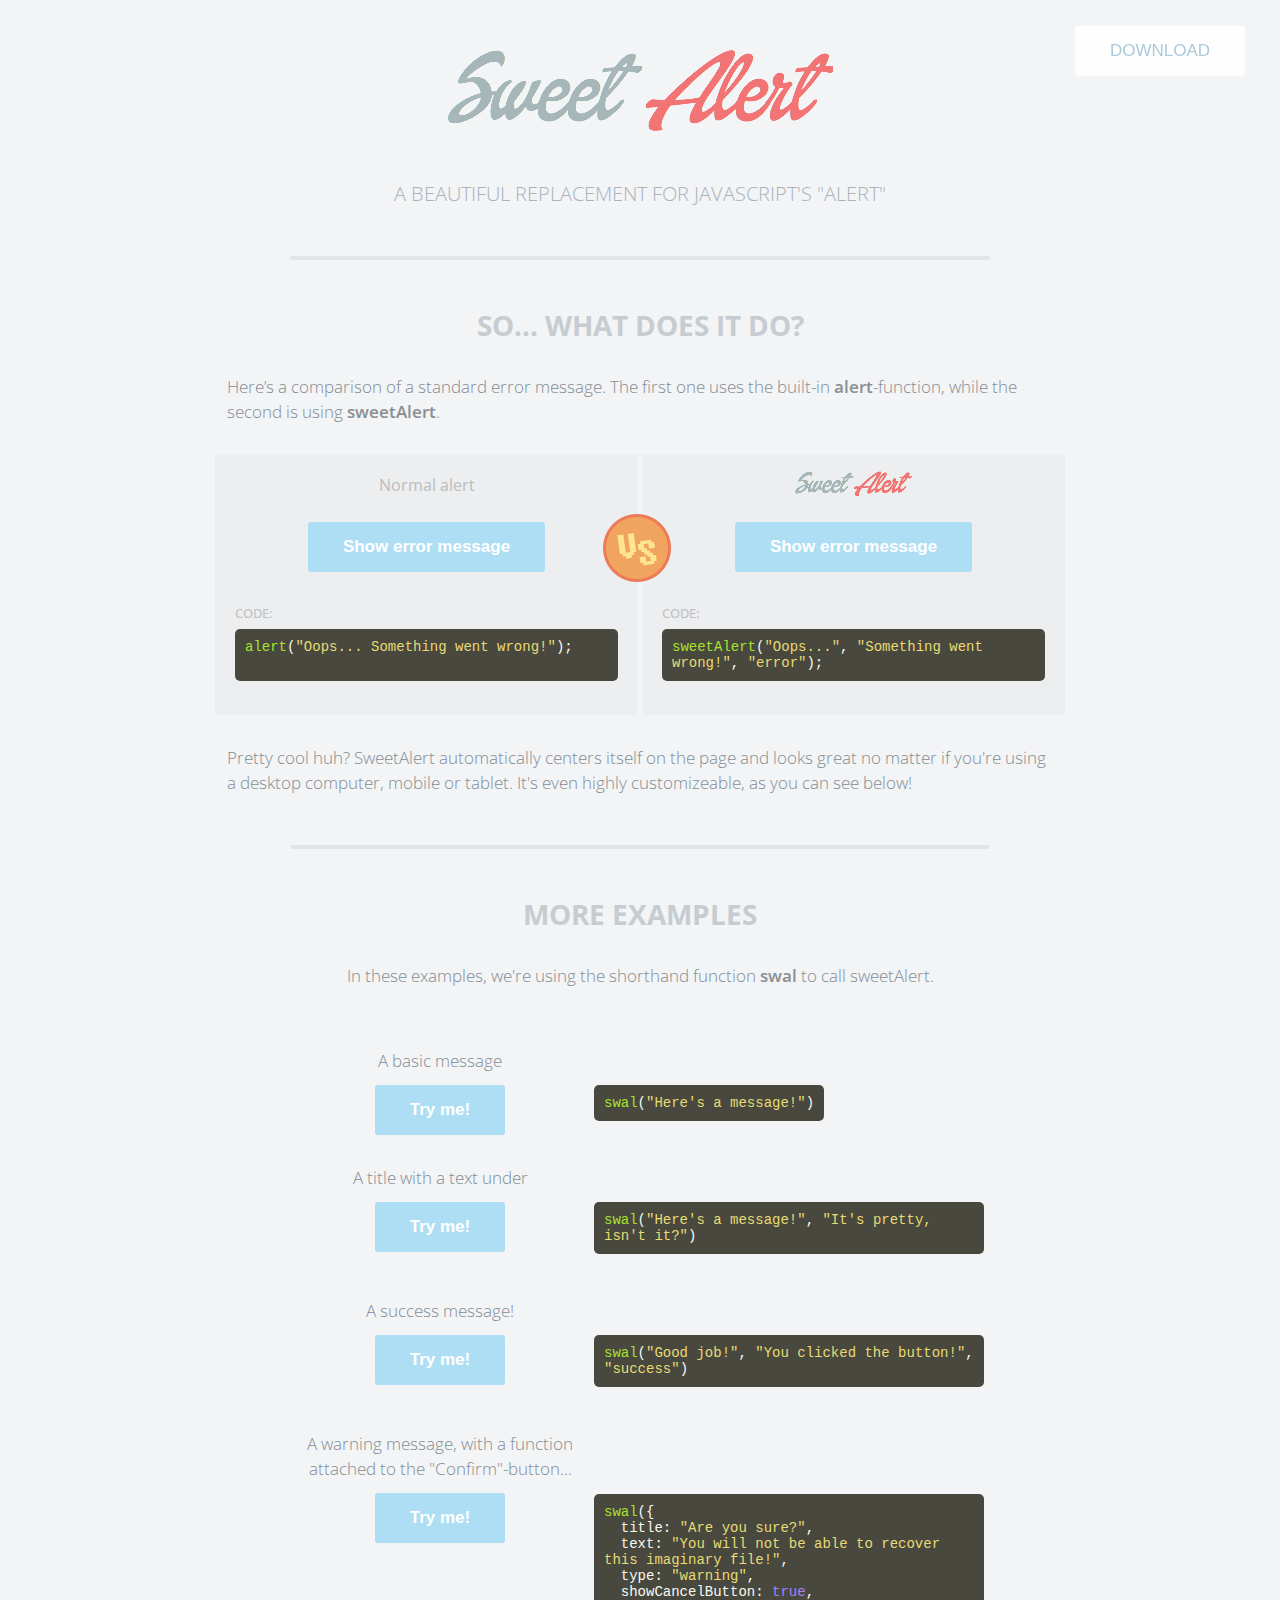
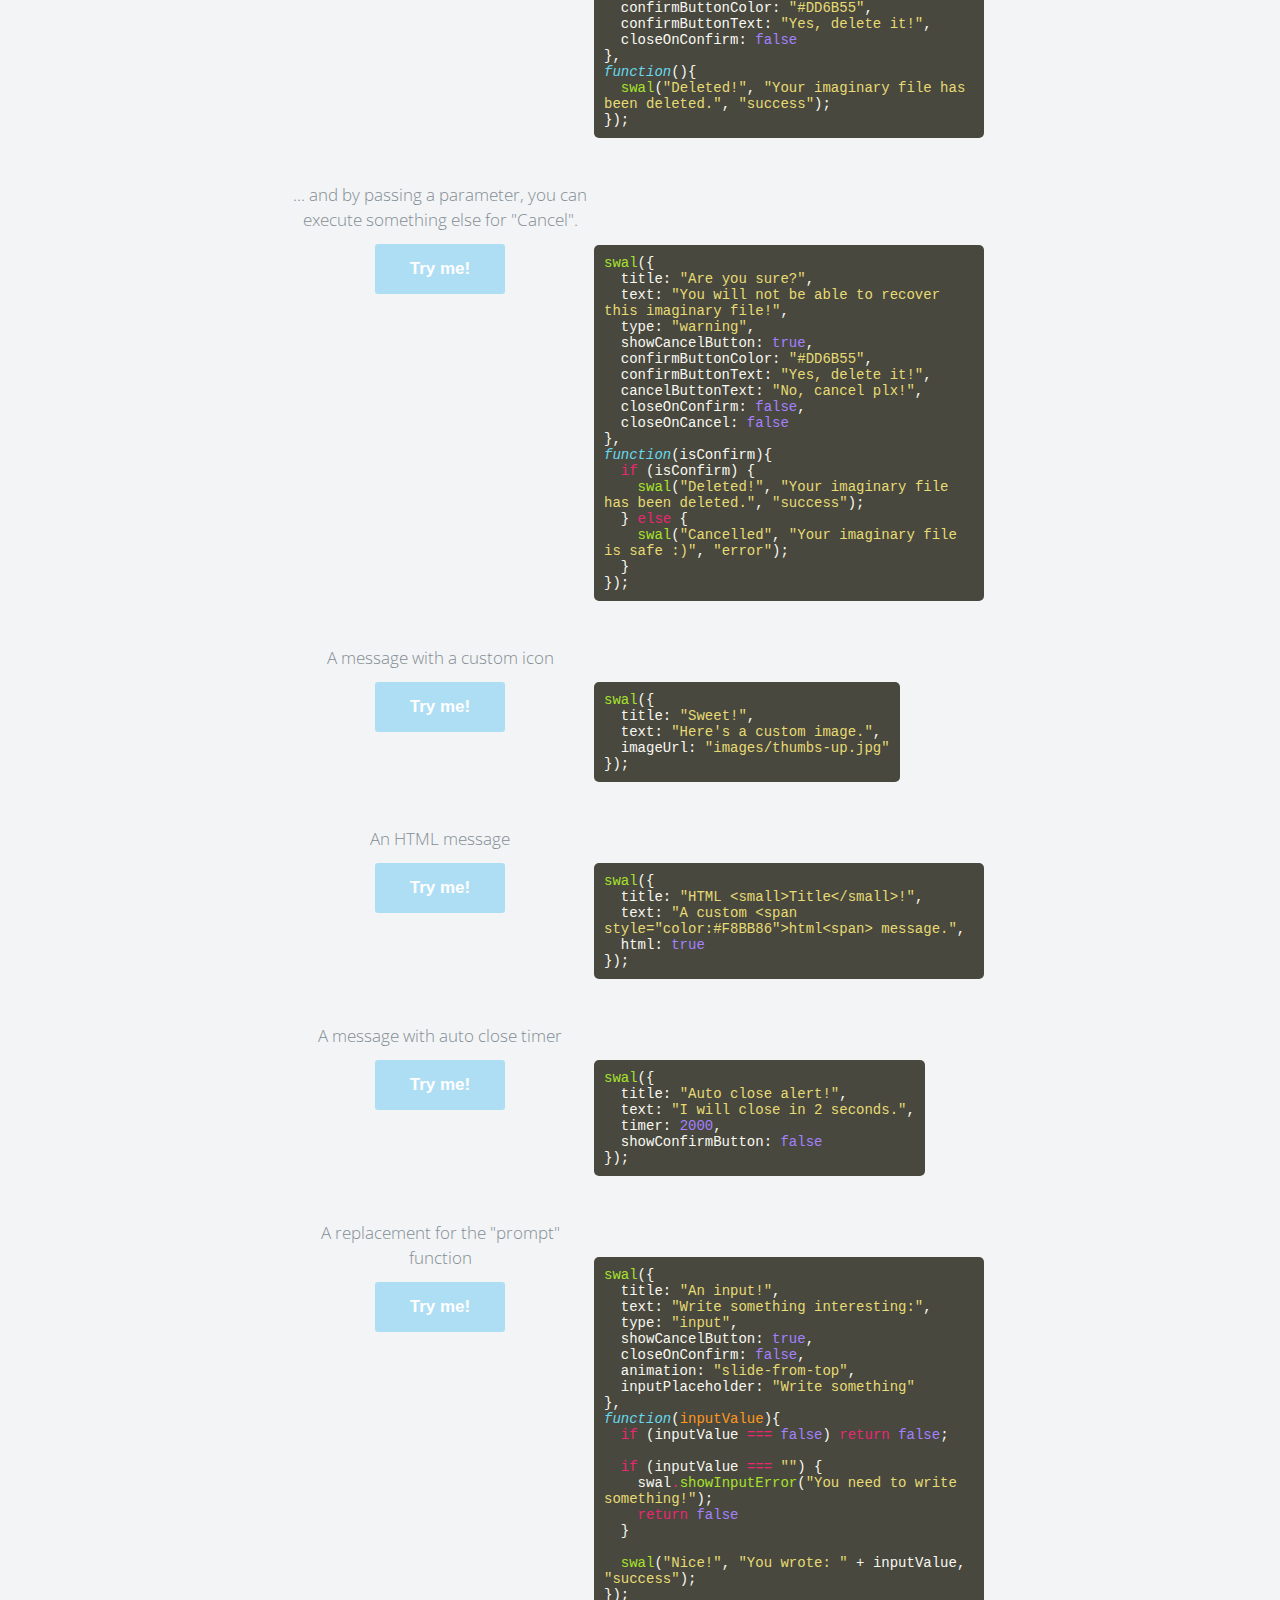
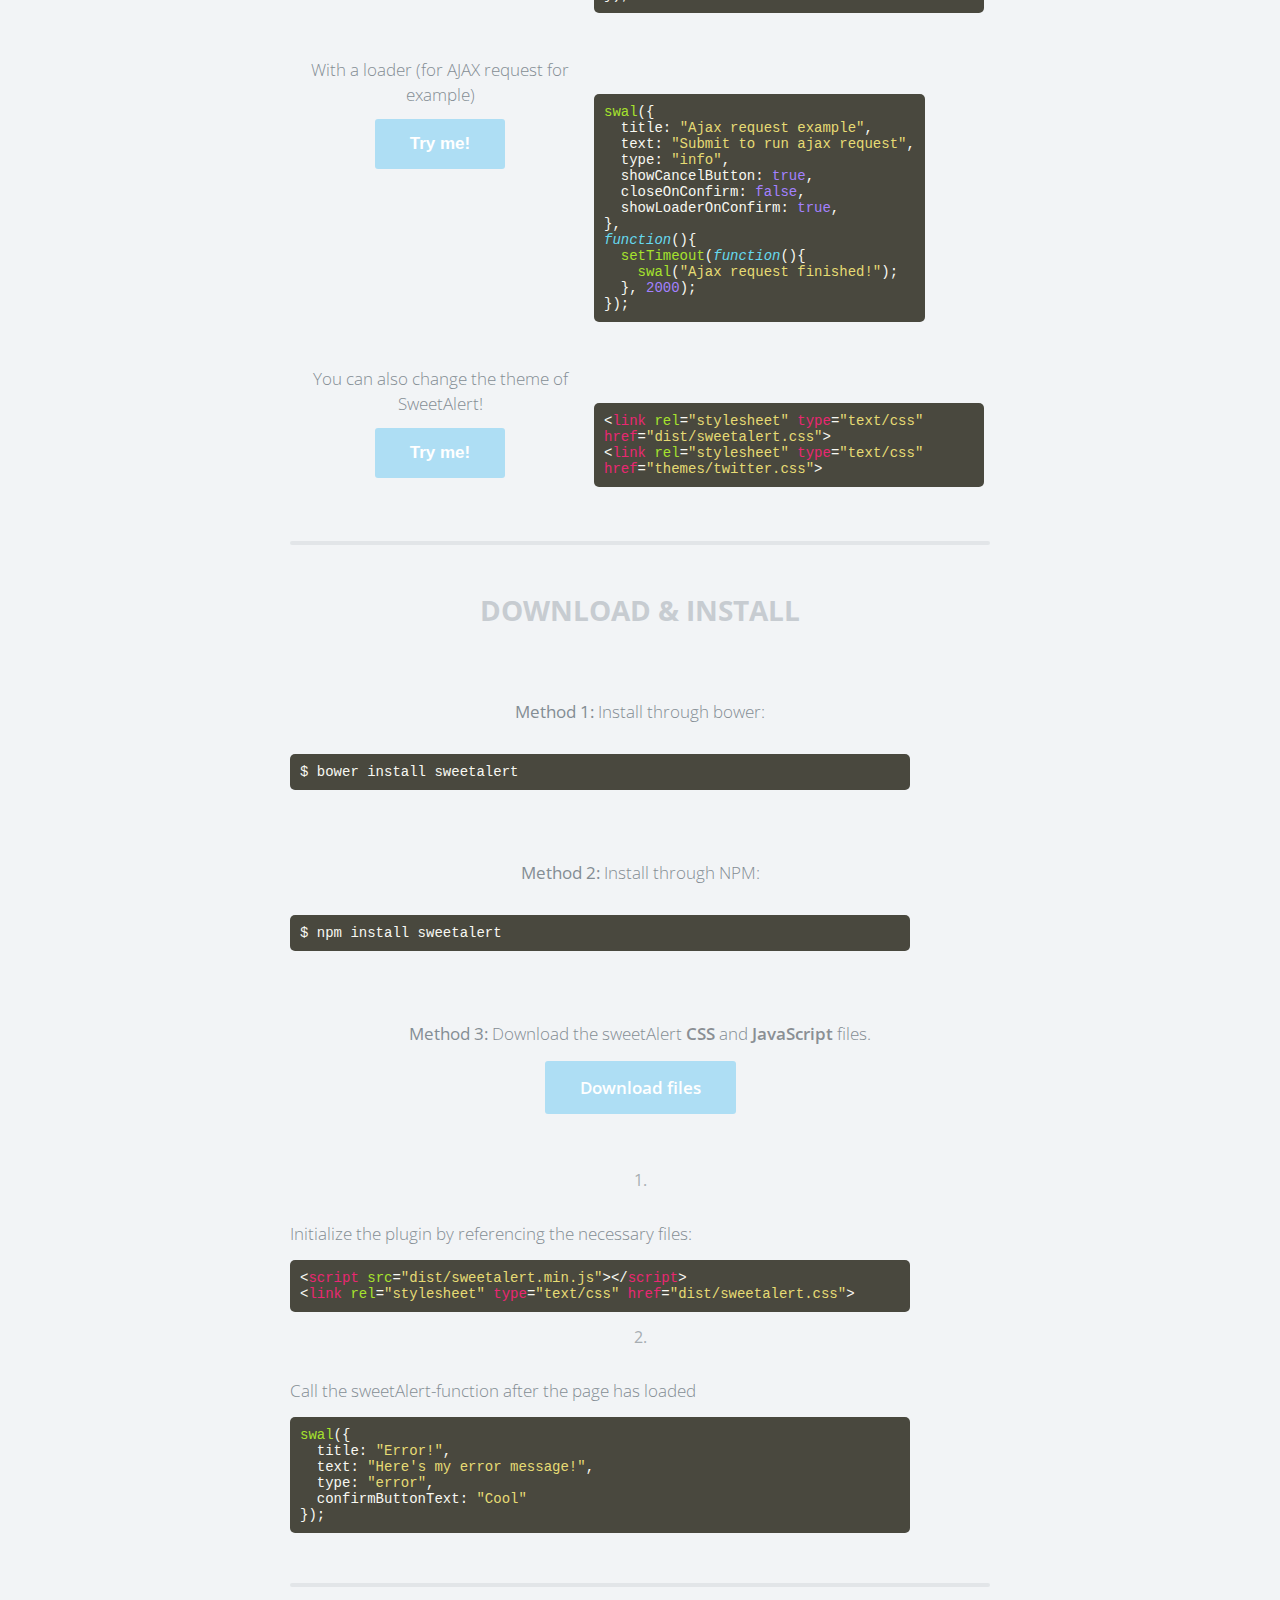
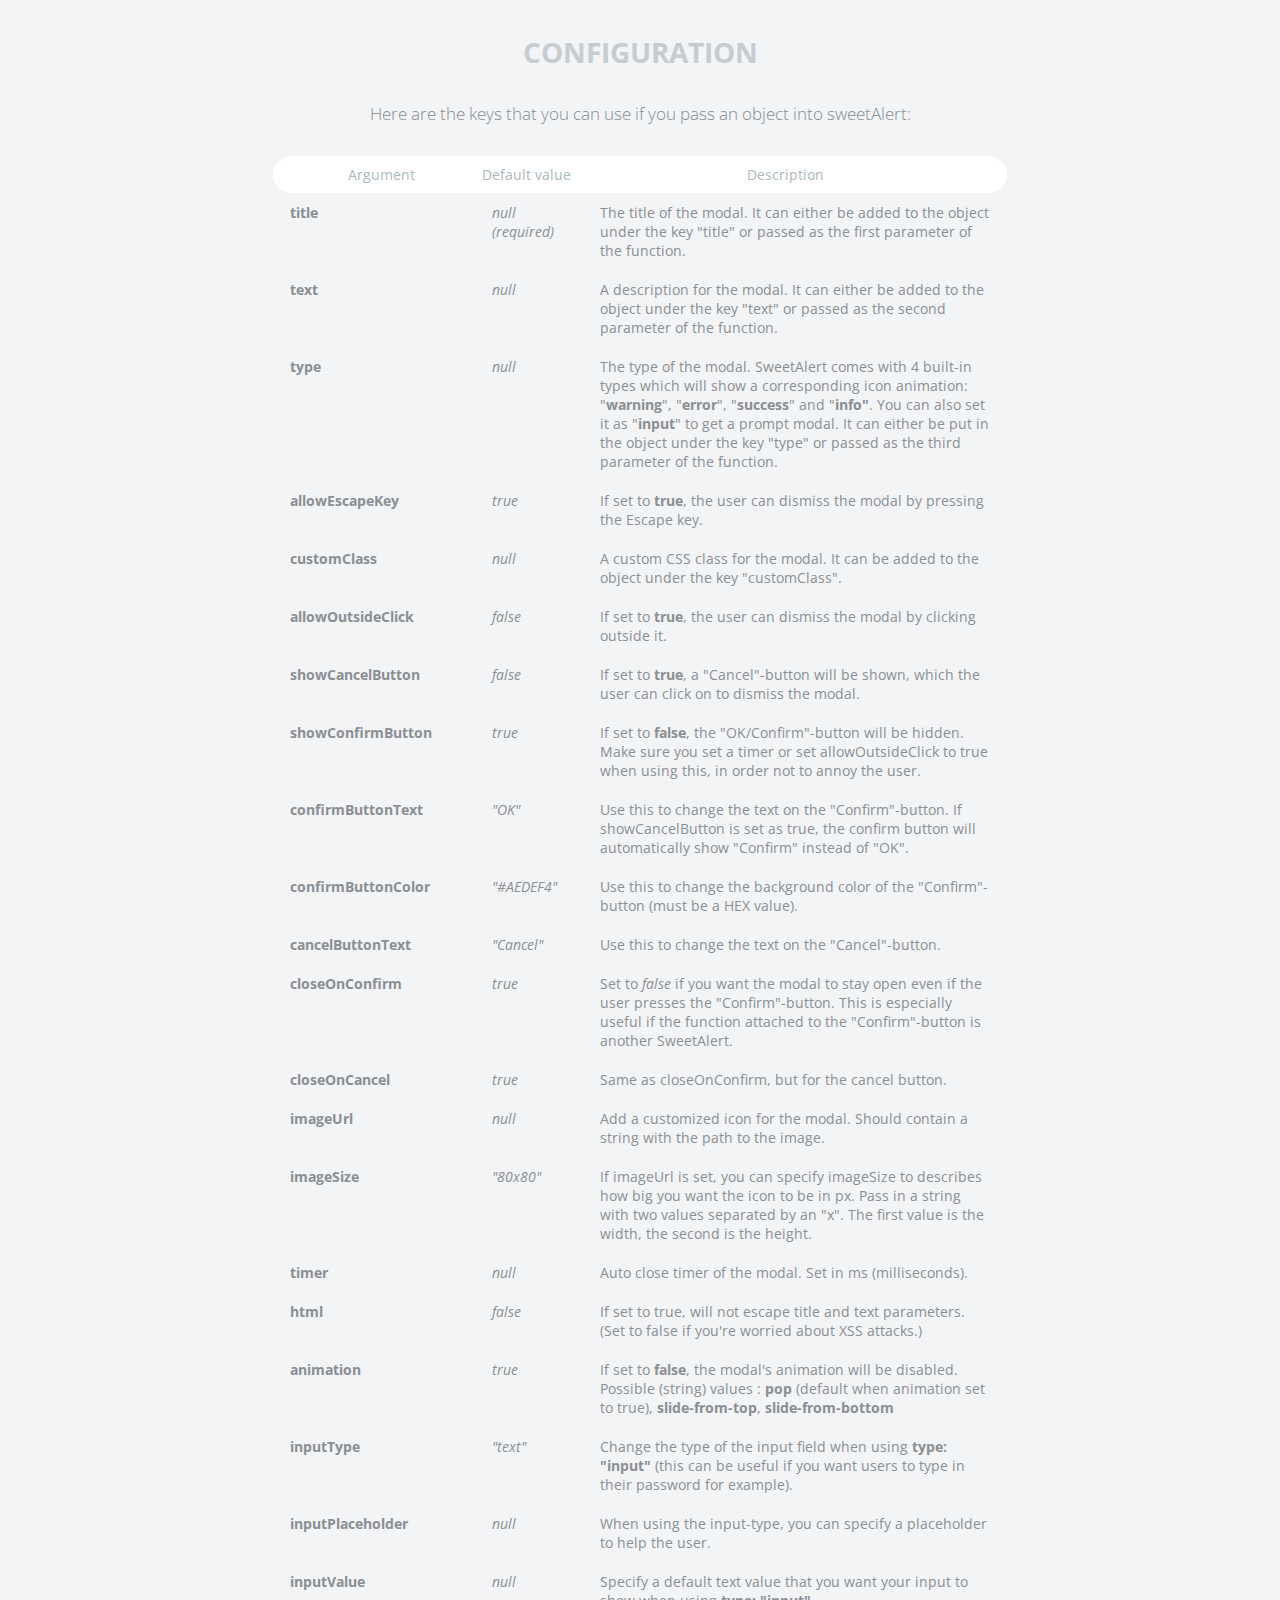
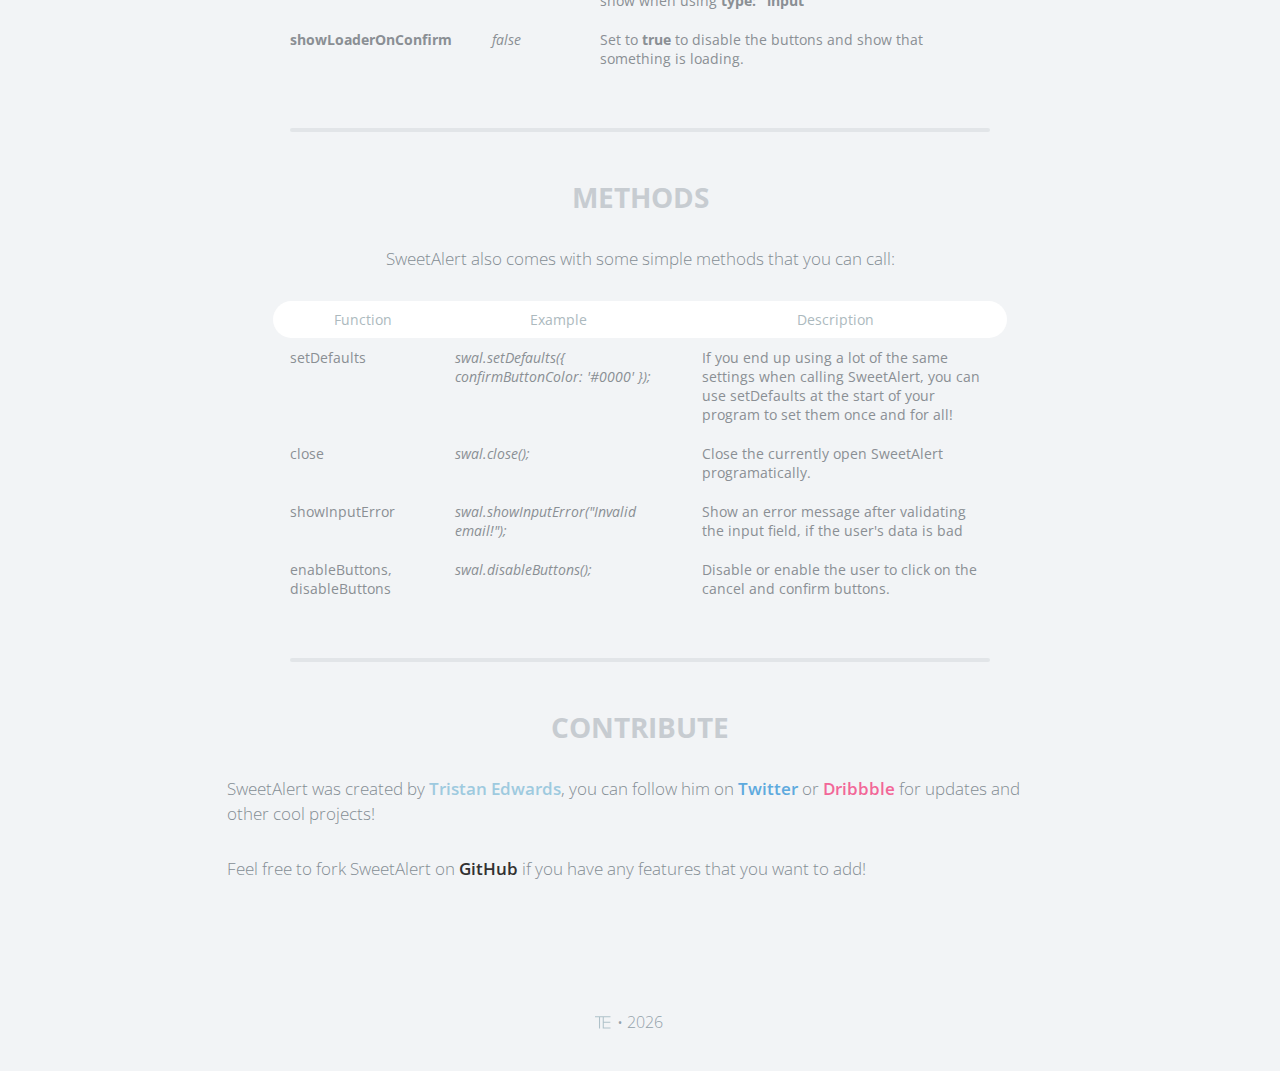
<file: static/sweetalert/index.html>
<!doctype html>

<html>

<head>
  <meta charset="utf-8">
  <meta name="viewport" content="width=device-width, initial-scale=1, maximum-scale=1, user-scalable=0" />
  <title>SweetAlert</title>

  <link rel="stylesheet" href="example/example.css">
  <script src="https://code.jquery.com/jquery-2.1.3.min.js"></script>

  <!-- This is what you need -->
  <script src="dist/sweetalert-dev.js"></script>
  <link rel="stylesheet" href="dist/sweetalert.css">
  <!--.......................-->

</head>

<body>

<h1>Sweet Alert</h1>
<h2>A beautiful replacement for JavaScript's "Alert"</h2>
<button class="download">Download</button>

<!-- What does it do? -->
<h3>So... What does it do?</h3>
<p>Here’s a comparison of a standard error message. The first one uses the built-in <strong>alert</strong>-function, while the second is using <strong>sweetAlert</strong>.</p>

<div class="showcase normal">
	<h4>Normal alert</h4>
	<button>Show error message</button>

	<h5>Code:</h5>
	<pre><span class="attr">alert</span>(<span class="str">"Oops... Something went wrong!"</span>);

	</pre>

	<div class="vs-icon"></div>
</div>

<div class="showcase sweet">
	<h4>Sweet Alert</h4>
	<button>Show error message</button>

	<h5>Code:</h5>
	<pre><span class="attr">sweetAlert</span>(<span class="str">"Oops..."</span>, <span class="str">"Something went wrong!"</span>, <span class="str">"error"</span>);</pre>
</div>

<p>Pretty cool huh? SweetAlert automatically centers itself on the page and looks great no matter if you're using a desktop computer, mobile or tablet. It's even highly customizeable, as you can see below!</p>


<!-- Examples -->
<h3>More examples</h3>

<p class="center">In these examples, we're using the shorthand function <strong>swal</strong> to call sweetAlert.</p>

<ul class="examples">

	<li class="message">
		<div class="ui">
			<p>A basic message</p>
			<button>Try me!</button>
		</div>
		<pre><span class="attr">swal</span>(<span class="str">"Here's a message!"</span>)</pre>
	</li>

	<li class="title-text">
		<div class="ui">
			<p>A title with a text under</p>
			<button>Try me!</button>
		</div>
		<pre><span class="attr">swal</span>(<span class="str">"Here's a message!"</span>, <span class="str">"It's pretty, isn't it?"</span>)</pre>
	</li>

	<li class="success">
		<div class="ui">
			<p>A success message!</p>
			<button>Try me!</button>
		</div>
		<pre><span class="attr">swal</span>(<span class="str">"Good job!"</span>, <span class="str">"You clicked the button!"</span>, <span class="str">"success"</span>)</pre>
	</li>

	<li class="warning confirm">
		<div class="ui">
			<p>A warning message, with a function attached to the "Confirm"-button...</p>
			<button>Try me!</button>
		</div>
		<pre><span class="attr">swal</span>({
&nbsp;&nbsp;title: <span class="str">"Are you sure?"</span>,
&nbsp;&nbsp;text: <span class="str">"You will not be able to recover this imaginary file!"</span>,
&nbsp;&nbsp;type: <span class="str">"warning"</span>,
&nbsp;&nbsp;showCancelButton: <span class="val">true</span>,
&nbsp;&nbsp;confirmButtonColor: <span class="str">"#DD6B55"</span>,
&nbsp;&nbsp;confirmButtonText: <span class="str">"Yes, delete it!"</span>,
&nbsp;&nbsp;closeOnConfirm: <span class="val">false</span>
},
<span class="func"><i>function</i></span>(){
&nbsp;&nbsp;<span class="attr">swal</span>(<span class="str">"Deleted!"</span>, <span class="str">"Your imaginary file has been deleted."</span>, <span class="str">"success"</span>);
});</pre>
	</li>

	<li class="warning cancel">
		<div class="ui">
			<p>... and by passing a parameter, you can execute something else for "Cancel".</p>
			<button>Try me!</button>
		</div>
		<pre><span class="attr">swal</span>({
&nbsp;&nbsp;title: <span class="str">"Are you sure?"</span>,
&nbsp;&nbsp;text: <span class="str">"You will not be able to recover this imaginary file!"</span>,
&nbsp;&nbsp;type: <span class="str">"warning"</span>,
&nbsp;&nbsp;showCancelButton: <span class="val">true</span>,
&nbsp;&nbsp;confirmButtonColor: <span class="str">"#DD6B55"</span>,
&nbsp;&nbsp;confirmButtonText: <span class="str">"Yes, delete it!"</span>,
&nbsp;&nbsp;cancelButtonText: <span class="str">"No, cancel plx!"</span>,
&nbsp;&nbsp;closeOnConfirm: <span class="val">false</span>,
&nbsp;&nbsp;closeOnCancel: <span class="val">false</span>
},
<span class="func"><i>function</i></span>(isConfirm){
&nbsp;&nbsp;<span class="tag">if</span> (isConfirm) {
&nbsp;&nbsp;&nbsp;&nbsp;<span class="attr">swal</span>(<span class="str">"Deleted!"</span>, <span class="str">"Your imaginary file has been deleted."</span>, <span class="str">"success"</span>);
&nbsp;&nbsp;} <span class="tag">else</span> {
	&nbsp;&nbsp;&nbsp;&nbsp;<span class="attr">swal</span>(<span class="str">"Cancelled"</span>, <span class="str">"Your imaginary file is safe :)"</span>, <span class="str">"error"</span>);
&nbsp;&nbsp;}
});</pre>
	</li>

	<li class="custom-icon">
		<div class="ui">
			<p>A message with a custom icon</p>
			<button>Try me!</button>
		</div>
		<pre><span class="attr">swal</span>({
&nbsp;&nbsp;title: <span class="str">"Sweet!"</span>,
&nbsp;&nbsp;text: <span class="str">"Here's a custom image."</span>,
&nbsp;&nbsp;imageUrl: <span class="str">"images/thumbs-up.jpg"</span>
});</pre>
	</li>

	<li class="message-html">
		<div class="ui">
			<p>An HTML message</p>
			<button>Try me!</button>
		</div>
		<pre><span class="attr">swal</span>({
&nbsp;&nbsp;title: <span class="str">"HTML &lt;small&gt;Title&lt;/small&gt;!"</span>,
&nbsp;&nbsp;text: <span class="str">"A custom &lt;span style="color:#F8BB86"&gt;html&lt;span&gt; message."</span>,
&nbsp;&nbsp;html: <span class="val">true</span>
});</pre>
	</li>

	<li class="timer">
		<div class="ui">
			<p>A message with auto close timer</p>
			<button>Try me!</button>
		</div>
		<pre><span class="attr">swal</span>({
&nbsp;&nbsp;title: <span class="str">"Auto close alert!"</span>,
&nbsp;&nbsp;text: <span class="str">"I will close in 2 seconds."</span>,
&nbsp;&nbsp;timer: <span class="val">2000</span>,
&nbsp;&nbsp;showConfirmButton: <span class="val">false</span>
});</pre>
	</li>


	<li class="input">
		<div class="ui">
			<p>A replacement for the "prompt" function</p>
			<button>Try me!</button>
		</div>
		<pre><span class="attr">swal</span>({
&nbsp;&nbsp;title: <span class="str">"An input!"</span>,
&nbsp;&nbsp;text: <span class="str">"Write something interesting:"</span>,
&nbsp;&nbsp;type: <span class="str">"input"</span>,
&nbsp;&nbsp;showCancelButton: <span class="val">true</span>,
&nbsp;&nbsp;closeOnConfirm: <span class="val">false</span>,
&nbsp;&nbsp;animation: <span class="str">"slide-from-top"</span>,
&nbsp;&nbsp;inputPlaceholder: <span class="str">"Write something"</span>
},
<span class="func"><i>function</i></span>(<span class="arg">inputValue</span>){
&nbsp;&nbsp;<span class="tag">if</span> (inputValue <span class="tag">===</span> <span class="val">false</span>) <span class="tag">return</span> <span class="val">false</span>;
&nbsp;&nbsp;
&nbsp;&nbsp;<span class="tag">if</span> (inputValue <span class="tag">===</span> <span class="str">""</span>) {
&nbsp;&nbsp;&nbsp;&nbsp;swal<span class="tag">.</span><span class="attr">showInputError</span>(<span class="str">"You need to write something!"</span>);
&nbsp;&nbsp;&nbsp;&nbsp;<span class="tag">return</span> <span class="val">false</span>
&nbsp;&nbsp;}
&nbsp;&nbsp;
&nbsp;&nbsp;<span class="attr">swal</span>(<span class="str">"Nice!"</span>, <span class="str">"You wrote: "</span> + inputValue, <span class="str">"success"</span>);
});</pre>
	</li>

  <li class="ajax">
    <div class="ui">
			<p>With a loader (for AJAX request for example)</p>
			<button>Try me!</button>
		</div>
		<pre><span class="attr">swal</span>({
&nbsp;&nbsp;title: <span class="str">"Ajax request example"</span>,
&nbsp;&nbsp;text: <span class="str">"Submit to run ajax request"</span>,
&nbsp;&nbsp;type: <span class="str">"info"</span>,
&nbsp;&nbsp;showCancelButton: <span class="val">true</span>,
&nbsp;&nbsp;closeOnConfirm: <span class="val">false</span>,
&nbsp;&nbsp;showLoaderOnConfirm: <span class="val">true</span>,
},
<span class="func"><i>function</i></span>(){
&nbsp;&nbsp;<span class="attr">setTimeout</span>(<span class="func"><i>function</i></span>(){
&nbsp;&nbsp;&nbsp;&nbsp;<span class="attr">swal</span>(<span class="str">"Ajax request finished!"</span>);
&nbsp;&nbsp;}, <span class="val">2000</span>);
});</pre>
	</li>

	<li class="theme">
		<div class="ui">
			<p>You can also change the theme of SweetAlert!</p>
			<button>Try me!</button>
		</div>
		<pre>&lt;<span class="tag">link</span> <span class="attr">rel</span>=<span class="str">"stylesheet"</span> <span class="tag">type</span>=<span class="str">"text/css"</span> <span class="tag">href</span>=<span class="str">"dist/sweetalert.css"</span>&gt;
			&lt;<span class="tag">link</span> <span class="attr">rel</span>=<span class="str">"stylesheet"</span> <span class="tag">type</span>=<span class="str">"text/css"</span> <span class="tag">href</span>=<span class="str">"themes/twitter.css"</span>&gt;</pre>
	</li>

</ul>


<!-- Download & Install -->
<h3 id="download-section">Download & install</h3>

<div class="center-container">
	<p class="center"><b>Method 1:</b> Install through bower:</p>
	<pre class="center">$ bower install sweetalert</pre>
</div>

<div class="center-container">
	<p class="center"><b>Method 2:</b> Install through NPM:</p>
	<pre class="center">$ npm install sweetalert</pre>
</div>

<p class="center"><b>Method 3:</b> Download the sweetAlert <strong>CSS</strong> and <strong>JavaScript</strong> files.</p>

<a class="button" href="https://github.com/t4t5/sweetalert/archive/master.zip" download>Download files</a>

<ol>
	<li>
		<p>Initialize the plugin by referencing the necessary files:</p>
		<pre>&lt;<span class="tag">script</span> <span class="attr">src</span>=<span class="str">"dist/sweetalert.min.js"</span>&gt;&lt;/<span class="tag">script</span>&gt;
&lt;<span class="tag">link</span> <span class="attr">rel</span>=<span class="str">"stylesheet"</span> <span class="tag">type</span>=<span class="str">"text/css"</span> <span class="tag">href</span>=<span class="str">"dist/sweetalert.css"</span>&gt;</pre>
	</li>

	<li>
		<p>Call the sweetAlert-function after the page has loaded</p>
		<pre><span class="attr">swal</span>({
&nbsp;&nbsp;title: <span class="str">"Error!"</span>,
&nbsp;&nbsp;text: <span class="str">"Here's my error message!"</span>,
&nbsp;&nbsp;type: <span class="str">"error"</span>,
&nbsp;&nbsp;confirmButtonText: <span class="str">"Cool"</span>
});
</pre>
	</li>
</ol>



<!-- Configuration -->
<h3>Configuration</h3>

<p class="center">Here are the keys that you can use if you pass an object into sweetAlert:</p>

<table>
	<tr class="titles">
		<th>
			<div class="border-left"></div>
			Argument
		</th>
		<th>Default value</th>
		<th>
			<div class="border-right"></div>
			Description
		</th>
	</tr>
	<tr>
		<td><b>title</b></td>
		<td><i>null (required)</i></td>
		<td>The title of the modal. It can either be added to the object under the key "title" or passed as the first parameter of the function.</td>
	</tr>
	<tr>
		<td><b>text</b></td>
		<td><i>null</i></td>
		<td>A description for the modal. It can either be added to the object under the key "text" or passed as the second parameter of the function.</td>
	</tr>
	<tr>
		<td><b>type</b></td>
		<td><i>null</i></td>
		<td>The type of the modal. SweetAlert comes with 4 built-in types which will show a corresponding icon animation: "<strong>warning</strong>", "<strong>error</strong>", "<strong>success</strong>" and "<strong>info"</strong>. You can also set it as "<strong>input</strong>" to get a prompt modal. It can either be put in the object under the key "type" or passed as the third parameter of the function.</td>
	</tr>
    <tr>
      <td><b>allowEscapeKey</b></td>
      <td><i>true</i></td>
      <td>If set to <strong>true</strong>, the user can dismiss the modal by pressing the Escape key.</td>
    </tr>
	<tr>
		<td><b>customClass</b></td>
		<td><i>null</i></td>
		<td>A custom CSS class for the modal. It can be added to the object under the key "customClass".</td>
	</tr>
	<tr>
		<td><b>allowOutsideClick</b></td>
		<td><i>false</i></td>
		<td>If set to <strong>true</strong>, the user can dismiss the modal by clicking outside it.</td>
	</tr>
	<tr>
		<td><b>showCancelButton</b></td>
		<td><i>false</i></td>
		<td>If set to <strong>true</strong>, a "Cancel"-button will be shown, which the user can click on to dismiss the modal.</td>
	</tr>
	<tr>
		<td><b>showConfirmButton</b></td>
		<td><i>true</i></td>
		<td>If set to <strong>false</strong>, the "OK/Confirm"-button will be hidden. Make sure you set a timer or set allowOutsideClick to true when using this, in order not to annoy the user.</td>
	</tr>
	<tr>
		<td><b>confirmButtonText</b></td>
		<td><i>"OK"</i></td>
		<td>Use this to change the text on the "Confirm"-button. If showCancelButton is set as true, the confirm button will automatically show "Confirm" instead of "OK".</td>
	</tr>
	<tr>
		<td><b>confirmButtonColor</b></td>
		<td><i>"#AEDEF4"</i></td>
		<td>Use this to change the background color of the "Confirm"-button (must be a HEX value).</td>
	</tr>
	<tr>
		<td><b>cancelButtonText</b></td>
		<td><i>"Cancel"</i></td>
		<td>Use this to change the text on the "Cancel"-button.</td>
	</tr>
	<tr>
		<td><b>closeOnConfirm</b></td>
		<td><i>true</i></td>
		<td>Set to <i>false</i> if you want the modal to stay open even if the user presses the "Confirm"-button. This is especially useful if the function attached to the "Confirm"-button is another SweetAlert.</td>
	</tr>
	<tr>
		<td><b>closeOnCancel</b></td>
		<td><i>true</i></td>
		<td>Same as closeOnConfirm, but for the cancel button.</td>
	</tr>
	<tr>
		<td><b>imageUrl</b></td>
		<td><i>null</i></td>
		<td>Add a customized icon for the modal. Should contain a string with the path to the image.</td>
	</tr>
	<tr>
		<td><b>imageSize</b></td>
		<td><i>"80x80"</i></td>
		<td>If imageUrl is set, you can specify imageSize to describes how big you want the icon to be in px. Pass in a string with two values separated by an "x". The first value is the width, the second is the height.</td>
	</tr>
	<tr>
		<td><b>timer</b></td>
		<td><i>null</i></td>
		<td>Auto close timer of the modal. Set in ms (milliseconds).</td>
	</tr>
	<tr>
		<td><b>html</b></td>
		<td><i>false</i></td>
		<td>If set to true, will not escape title and text parameters. (Set to false if you're worried about XSS attacks.)</td>
	</tr>
	<tr>
		<td><b>animation</b></td>
		<td><i>true</i></td>
		<td>If set to <strong>false</strong>, the modal's animation will be disabled. Possible (string) values : <strong>pop</strong> (default when animation set to true), <strong>slide-from-top</strong>, <strong>slide-from-bottom</strong></td>
	</tr>
	<tr>
		<td><b>inputType</b></td>
		<td><i>"text"</i></td>
		<td>Change the type of the input field when using <strong>type: "input"</strong> (this can be useful if you want users to type in their password for example).</td>
	</tr>
	<tr>
		<td><b>inputPlaceholder</b></td>
		<td><i>null</i></td>
		<td>When using the input-type, you can specify a placeholder to help the user.</td>
	</tr>
	<tr>
		<td><b>inputValue</b></td>
		<td><i>null</i></td>
		<td>Specify a default text value that you want your input to show when using <strong>type: "input"</strong></td>
	</tr>
	<tr>
		<td><b>showLoaderOnConfirm</b></td>
		<td><i>false</i></td>
    <td>Set to <strong>true</strong> to disable the buttons and show that something is loading.</td>
	</tr>
</table>


<!-- Methods -->
<h3>Methods</h3>

<p class="center">SweetAlert also comes with some simple methods that you can call:</p>

<table>
	<tr class="titles">
		<th>
			<div class="border-left"></div>
			Function
		</th>
		<th>Example</th>
		<th>
			<div class="border-right"></div>
			Description
		</th>
	</tr>
	<tr>
		<td>setDefaults</td>
		<td><i>swal.setDefaults({ confirmButtonColor: '#0000' });</i></td>
		<td>If you end up using a lot of the same settings when calling SweetAlert, you can use setDefaults at the start of your program to set them once and for all!</td>
	</tr>
	<tr>
		<td>close</td>
		<td><i>swal.close();</i></td>
		<td>Close the currently open SweetAlert programatically.</td>
	</tr>
	<tr>
		<td>showInputError</td>
		<td><i>swal.showInputError("Invalid email!");</i></td>
		<td>Show an error message after validating the input field, if the user's data is bad</td>
	</tr>
	<tr>
		<td>enableButtons, disableButtons</td>
		<td><i>swal.disableButtons();</i></td>
		<td>Disable or enable the user to click on the cancel and confirm buttons.</td>
	</tr>
</table>



<!-- Contribute -->
<h3>Contribute</h3>
<p>SweetAlert was created by <a href="http://tristanedwards.me" target="_blank">Tristan Edwards</a>, you can follow him on <a href="https://twitter.com/t4t5" target="_blank" class="twitter">Twitter</a> or <a href="https://dribbble.com/tristanedwards" target="_blank" class="dribbble">Dribbble</a> for updates and other cool projects!</p>
<p>Feel free to fork SweetAlert on <a href="https://github.com/t4t5/sweetalert" class="github">GitHub</a> if you have any features that you want to add!</p>


<footer>
	<span class="te-logo">TE</span> • <script>document.write(new Date().getFullYear())</script>
</footer>


<script>

document.querySelector('button.download').onclick = function(){
	$("html, body").animate({ scrollTop: $("#download-section").offset().top }, 1000);
};

document.querySelector('.showcase.normal button').onclick = function(){
	alert("Oops... Something went wrong!");
};

document.querySelector('.showcase.sweet button').onclick = function(){
	swal("Oops...", "Something went wrong!", "error");
};

document.querySelector('ul.examples li.message button').onclick = function(){
	swal("Here's a message!");
};

document.querySelector('ul.examples li.timer button').onclick = function(){
	swal({
		title: "Auto close alert!",
		text: "I will close in 2 seconds.",
		timer: 2000,
		showConfirmButton: false
	});
};

document.querySelector('ul.examples li.title-text button').onclick = function(){
	swal("Here's a message!", "It's pretty, isn't it?");
};

document.querySelector('ul.examples li.success button').onclick = function(){
	swal("Good job!", "You clicked the button!", "success");
};

document.querySelector('ul.examples li.warning.confirm button').onclick = function(){
	swal({
		title: "Are you sure?",
		text: "You will not be able to recover this imaginary file!",
		type: "warning",
		showCancelButton: true,
		confirmButtonColor: '#DD6B55',
		confirmButtonText: 'Yes, delete it!',
		closeOnConfirm: false
	},
	function(){
		swal("Deleted!", "Your imaginary file has been deleted!", "success");
	});
};

document.querySelector('ul.examples li.warning.cancel button').onclick = function(){
	swal({
		title: "Are you sure?",
		text: "You will not be able to recover this imaginary file!",
		type: "warning",
		showCancelButton: true,
		confirmButtonColor: '#DD6B55',
		confirmButtonText: 'Yes, delete it!',
		cancelButtonText: "No, cancel plx!",
		closeOnConfirm: false,
		closeOnCancel: false
	},
	function(isConfirm){
    if (isConfirm){
      swal("Deleted!", "Your imaginary file has been deleted!", "success");
    } else {
      swal("Cancelled", "Your imaginary file is safe :)", "error");
    }
	});
};

document.querySelector('ul.examples li.custom-icon button').onclick = function(){
	swal({
		title: "Sweet!",
		text: "Here's a custom image.",
		imageUrl: 'example/images/thumbs-up.jpg'
	});
};

document.querySelector('ul.examples li.message-html button').onclick = function(){
	swal({
		title: "HTML <small>Title</small>!",
		text: 'A custom <span style="color:#F8BB86">html</span> message.',
		html: true
	});
};

document.querySelector('ul.examples li.input button').onclick = function(){
	swal({
		title: "An input!",
		text: 'Write something interesting:',
		type: 'input',
		showCancelButton: true,
		closeOnConfirm: false,
		animation: "slide-from-top",
		inputPlaceholder: "Write something",
	},
	function(inputValue){
		if (inputValue === false) return false;

		if (inputValue === "") {
			swal.showInputError("You need to write something!");
			return false;
		}
    
		swal("Nice!", 'You wrote: ' + inputValue, "success");

	});
};

document.querySelector('ul.examples li.theme button').onclick = function() {
	swal({
		title: "Themes!",
		text: "Here's the Twitter theme for SweetAlert!",
		confirmButtonText: "Cool!",
		customClass: 'twitter'
	});
};

document.querySelector('ul.examples li.ajax button').onclick = function() {
  swal({
    title: 'Ajax request example',
    text: 'Submit to run ajax request',
    type: 'info',
    showCancelButton: true,
    closeOnConfirm: false,
    showLoaderOnConfirm: true,
  }, function(){
    setTimeout(function() {
      swal('Ajax request finished!');
    }, 2000);
  });
};

</script>



</body>

</html>
</file>
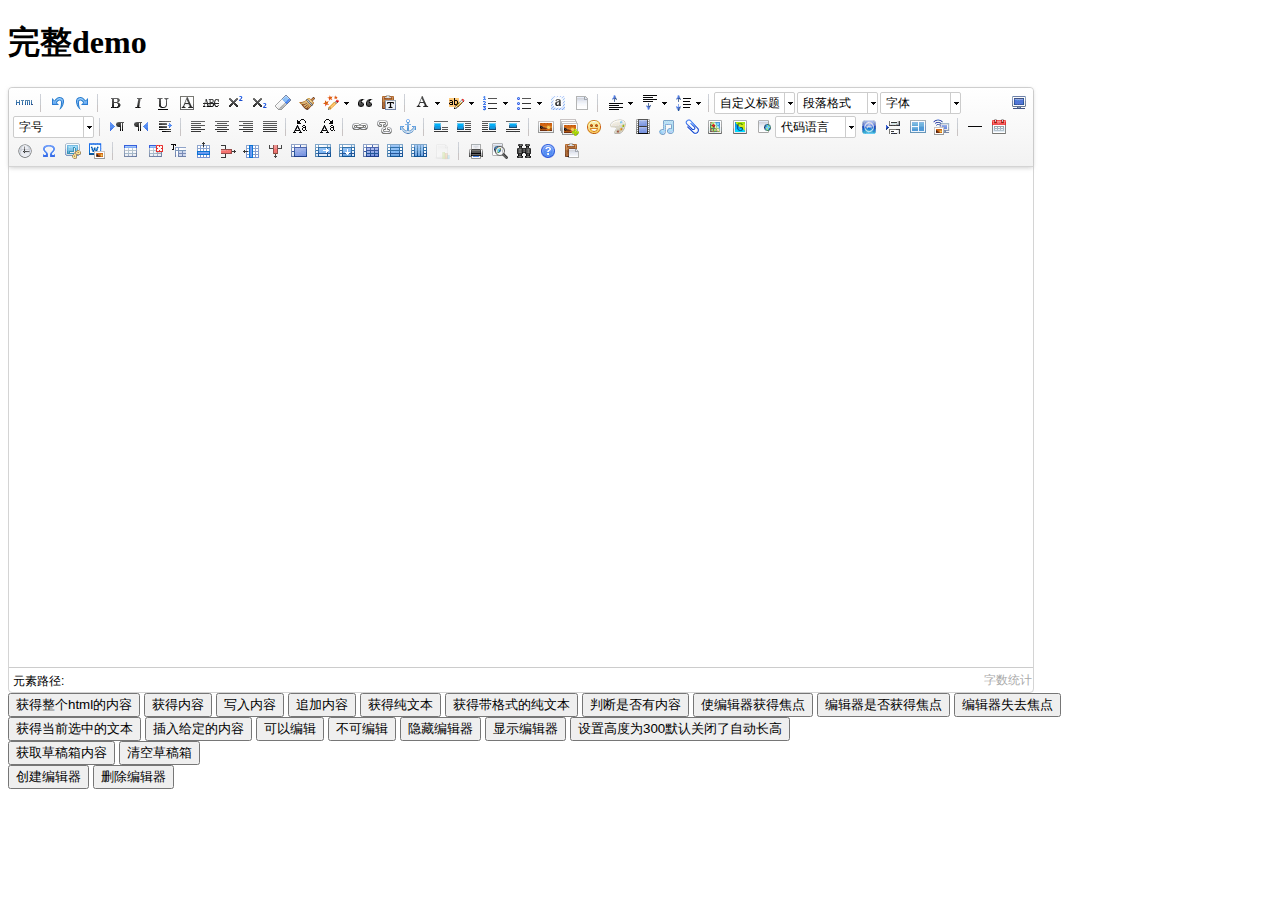
<file: extra_apps/DjangoUeditor/static/ueditor/index.html>
<!DOCTYPE HTML PUBLIC "-//W3C//DTD HTML 4.01 Transitional//EN"
        "http://www.w3.org/TR/html4/loose.dtd">
<html>
<head>
    <title>完整demo</title>
    <meta http-equiv="Content-Type" content="text/html;charset=utf-8"/>
    <script type="text/javascript" charset="utf-8" src="ueditor.config.js"></script>
    <script type="text/javascript" charset="utf-8" src="ueditor.all.min.js"> </script>
    <!--建议手动加在语言，避免在ie下有时因为加载语言失败导致编辑器加载失败-->
    <!--这里加载的语言文件会覆盖你在配置项目里添加的语言类型，比如你在配置项目里配置的是英文，这里加载的中文，那最后就是中文-->
    <script type="text/javascript" charset="utf-8" src="lang/zh-cn/zh-cn.js"></script>

    <style type="text/css">
        div{
            width:100%;
        }
    </style>
</head>
<body>
<div>
    <h1>完整demo</h1>
    <script id="editor" type="text/plain" style="width:1024px;height:500px;"></script>
</div>
<div id="btns">
    <div>
        <button onclick="getAllHtml()">获得整个html的内容</button>
        <button onclick="getContent()">获得内容</button>
        <button onclick="setContent()">写入内容</button>
        <button onclick="setContent(true)">追加内容</button>
        <button onclick="getContentTxt()">获得纯文本</button>
        <button onclick="getPlainTxt()">获得带格式的纯文本</button>
        <button onclick="hasContent()">判断是否有内容</button>
        <button onclick="setFocus()">使编辑器获得焦点</button>
        <button onmousedown="isFocus(event)">编辑器是否获得焦点</button>
        <button onmousedown="setblur(event)" >编辑器失去焦点</button>

    </div>
    <div>
        <button onclick="getText()">获得当前选中的文本</button>
        <button onclick="insertHtml()">插入给定的内容</button>
        <button id="enable" onclick="setEnabled()">可以编辑</button>
        <button onclick="setDisabled()">不可编辑</button>
        <button onclick=" UE.getEditor('editor').setHide()">隐藏编辑器</button>
        <button onclick=" UE.getEditor('editor').setShow()">显示编辑器</button>
        <button onclick=" UE.getEditor('editor').setHeight(300)">设置高度为300默认关闭了自动长高</button>
    </div>

    <div>
        <button onclick="getLocalData()" >获取草稿箱内容</button>
        <button onclick="clearLocalData()" >清空草稿箱</button>
    </div>

</div>
<div>
    <button onclick="createEditor()">
    创建编辑器</button>
    <button onclick="deleteEditor()">
    删除编辑器</button>
</div>

<script type="text/javascript">

    //实例化编辑器
    //建议使用工厂方法getEditor创建和引用编辑器实例，如果在某个闭包下引用该编辑器，直接调用UE.getEditor('editor')就能拿到相关的实例
    var ue = UE.getEditor('editor');


    function isFocus(e){
        alert(UE.getEditor('editor').isFocus());
        UE.dom.domUtils.preventDefault(e)
    }
    function setblur(e){
        UE.getEditor('editor').blur();
        UE.dom.domUtils.preventDefault(e)
    }
    function insertHtml() {
        var value = prompt('插入html代码', '');
        UE.getEditor('editor').execCommand('insertHtml', value)
    }
    function createEditor() {
        enableBtn();
        UE.getEditor('editor');
    }
    function getAllHtml() {
        alert(UE.getEditor('editor').getAllHtml())
    }
    function getContent() {
        var arr = [];
        arr.push("使用editor.getContent()方法可以获得编辑器的内容");
        arr.push("内容为：");
        arr.push(UE.getEditor('editor').getContent());
        alert(arr.join("\n"));
    }
    function getPlainTxt() {
        var arr = [];
        arr.push("使用editor.getPlainTxt()方法可以获得编辑器的带格式的纯文本内容");
        arr.push("内容为：");
        arr.push(UE.getEditor('editor').getPlainTxt());
        alert(arr.join('\n'))
    }
    function setContent(isAppendTo) {
        var arr = [];
        arr.push("使用editor.setContent('欢迎使用ueditor')方法可以设置编辑器的内容");
        UE.getEditor('editor').setContent('欢迎使用ueditor', isAppendTo);
        alert(arr.join("\n"));
    }
    function setDisabled() {
        UE.getEditor('editor').setDisabled('fullscreen');
        disableBtn("enable");
    }

    function setEnabled() {
        UE.getEditor('editor').setEnabled();
        enableBtn();
    }

    function getText() {
        //当你点击按钮时编辑区域已经失去了焦点，如果直接用getText将不会得到内容，所以要在选回来，然后取得内容
        var range = UE.getEditor('editor').selection.getRange();
        range.select();
        var txt = UE.getEditor('editor').selection.getText();
        alert(txt)
    }

    function getContentTxt() {
        var arr = [];
        arr.push("使用editor.getContentTxt()方法可以获得编辑器的纯文本内容");
        arr.push("编辑器的纯文本内容为：");
        arr.push(UE.getEditor('editor').getContentTxt());
        alert(arr.join("\n"));
    }
    function hasContent() {
        var arr = [];
        arr.push("使用editor.hasContents()方法判断编辑器里是否有内容");
        arr.push("判断结果为：");
        arr.push(UE.getEditor('editor').hasContents());
        alert(arr.join("\n"));
    }
    function setFocus() {
        UE.getEditor('editor').focus();
    }
    function deleteEditor() {
        disableBtn();
        UE.getEditor('editor').destroy();
    }
    function disableBtn(str) {
        var div = document.getElementById('btns');
        var btns = UE.dom.domUtils.getElementsByTagName(div, "button");
        for (var i = 0, btn; btn = btns[i++];) {
            if (btn.id == str) {
                UE.dom.domUtils.removeAttributes(btn, ["disabled"]);
            } else {
                btn.setAttribute("disabled", "true");
            }
        }
    }
    function enableBtn() {
        var div = document.getElementById('btns');
        var btns = UE.dom.domUtils.getElementsByTagName(div, "button");
        for (var i = 0, btn; btn = btns[i++];) {
            UE.dom.domUtils.removeAttributes(btn, ["disabled"]);
        }
    }

    function getLocalData () {
        alert(UE.getEditor('editor').execCommand( "getlocaldata" ));
    }

    function clearLocalData () {
        UE.getEditor('editor').execCommand( "clearlocaldata" );
        alert("已清空草稿箱")
    }
</script>
</body>
</html>
</file>
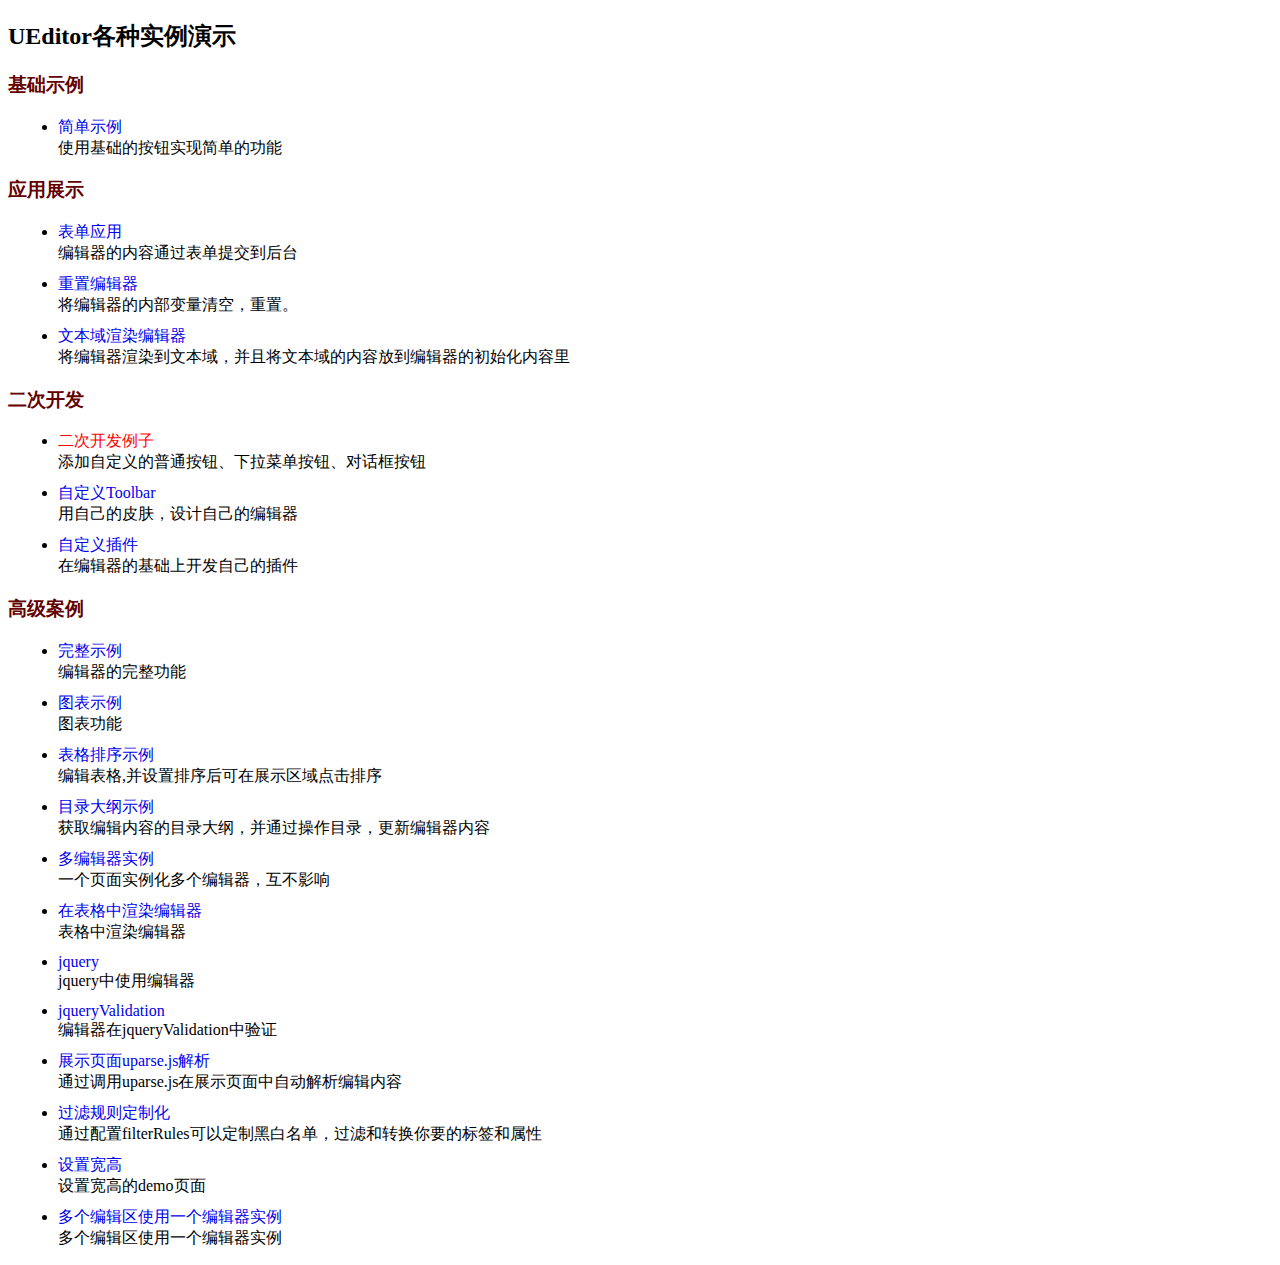
<file: extra_apps/DjangoUeditor/static/ueditor/_examples/index.html>
<!DOCTYPE HTML>
<html>
<head>
    <meta http-equiv="Content-Type" content="text/html; charset=utf-8" />
    <title></title>
    <style type="text/css">
        h3{
            color:#630000;
        }
        ul li{
            margin: 10px;
        }
        a:link,a:active,a:visited{
            color: #0000EE;
        }
        a{
            text-decoration: none;
        }
    </style>
</head>
<body>
<h2>UEditor各种实例演示</h2>
<h3>基础示例</h3>
<ul>
    <li>
        <a href="simpleDemo.html" target="_self">简单示例</a><br/>
        使用基础的按钮实现简单的功能
    </li>
</ul>
<h3>应用展示</h3>
<ul>
    <li>
        <a href="submitFormDemo.html" target="_self">表单应用</a><br/>
        编辑器的内容通过表单提交到后台
    </li>
    <li>
        <a href="resetDemo.html" target="_self">重置编辑器</a><br/>
        将编辑器的内部变量清空，重置。
    </li>
    <li>
        <a href="textareaDemo.html" target="_self">文本域渲染编辑器</a><br/>
        将编辑器渲染到文本域，并且将文本域的内容放到编辑器的初始化内容里
    </li>
</ul>
<h3>二次开发</h3>
<ul>
    <li>
        <a style="color:red;" href="customizeToolbarUIDemo.html" target="_self">二次开发例子</a><br/>
        添加自定义的普通按钮、下拉菜单按钮、对话框按钮
    </li>
    <li>
        <a href="customToolbarDemo.html" target="_self">自定义Toolbar</a><br/>
        用自己的皮肤，设计自己的编辑器
    </li>
    <li>
        <a href="customPluginDemo.html" target="_self">自定义插件</a><br/>
        在编辑器的基础上开发自己的插件
    </li>
</ul>
<h3>高级案例</h3>
<ul>
    <li>
        <a href="completeDemo.html" target="_self">完整示例</a><br/>
        编辑器的完整功能
    </li>
    <li>
        <a href="charts.html" target="_self"  >图表示例</a><br/>
        图表功能
    </li>
    <li>
        <a href="sortableDemo.html" target="_self" >表格排序示例</a><br/>
        编辑表格,并设置排序后可在展示区域点击排序
    </li>
    <li>
        <a href="sectionDemo.html" target="_self" >目录大纲示例</a><br/>
        获取编辑内容的目录大纲，并通过操作目录，更新编辑器内容
    </li>
    <li>
        <a href="multiDemo.html" target="_self">多编辑器实例</a><br/>
        一个页面实例化多个编辑器，互不影响
    </li>
    <li>
        <a href="renderInTable.html" target="_self">在表格中渲染编辑器</a><br/>
        表格中渲染编辑器
    </li>
    <li>
        <a href="jqueryCompleteDemo.html" target="_self">jquery</a><br/>
        jquery中使用编辑器
    </li>
    <li>
        <a href="jqueryValidation.html" target="_self">jqueryValidation</a><br/>
        编辑器在jqueryValidation中验证
    </li>
    <li>
        <a href="uparsedemo.html" target="_self">展示页面uparse.js解析</a><br/>
        通过调用uparse.js在展示页面中自动解析编辑内容
    </li>
    <li>
        <a href="filterRuleDemo.html" target="_self">过滤规则定制化</a><br/>
        通过配置filterRules可以定制黑白名单，过滤和转换你要的标签和属性
    </li>
    <li>
        <a href="setWidthHeightDemo.html" target="_self">设置宽高</a><br/>
        设置宽高的demo页面
    </li>
    <li>
        <a href="multiEditorWithOneInstance.html" target="_self">多个编辑区使用一个编辑器实例</a><br/>
        多个编辑区使用一个编辑器实例
    </li>
</ul>
<script type="text/javascript">
    var href = location.href;
    if(href.indexOf("http") != 0 ){
        alert("您当前尚未将UEditor部署到服务器环境，部分浏览器下所有弹出框功能的使用会受到限制！");
    }
</script>
</body>
</html>
</file>
<file: static/sweetalert/example/example.css>
@import url(http://fonts.googleapis.com/css?family=Open+Sans:400,600,700,300);
@import url(http://fonts.googleapis.com/css?family=Open+Sans+Condensed:700);
body {
  background-color: #f2f4f6;
  font-family: 'Open Sans', sans-serif;
  text-align: center; }

h1 {
  background-image: url("images/logo_big.png");
  background-image: -webkit-image-set(url("images/logo_big.png") 1x, url("images/logo_big@2x.png") 2x);
  width: 385px;
  height: 81px;
  text-indent: -9999px;
  white-space: nowrap;
  margin: 50px auto; }
  @media all and (max-width: 420px) {
    h1 {
      width: 300px;
      background-size: contain;
      background-repeat: no-repeat;
      background-position: center; } }
  @media all and (max-width: 330px) {
    h1 {
      width: 250px; } }

h2 {
  font-size: 20px;
  color: #A9B2BC;
  line-height: 25px;
  text-transform: uppercase;
  font-weight: 300;
  text-align: center;
  display: block; }

h3 {
  font-size: 28px;
  color: #C7CCD1;
  text-transform: uppercase;
  font-family: 'Open Sans Condensed', sans-serif;
  margin-top: 100px;
  text-align: center;
  position: relative; }
  h3#download-section {
    margin-top: 50px;
    padding-top: 40px; }
  h3::after {
    content: "";
    background-color: #e2e5e8;
    height: 4px;
    width: 700px;
    left: 50%;
    margin-left: -350px;
    position: absolute;
    margin-top: -50px;
    border-radius: 2px; }
    @media all and (max-width: 740px) {
      h3::after {
        width: auto;
        left: 20px;
        right: 20px;
        margin-left: 0; } }

a {
  text-decoration: none; }

p {
  max-width: 826px;
  margin: 30px auto;
  font-size: 17px;
  font-weight: 300;
  color: #848D94;
  line-height: 25px;
  text-align: left; }
  p.center {
    text-align: center; }
  p strong {
    color: #8A8F94;
    font-weight: 600; }
  p a {
    color: #9ECADF;
    font-weight: 600; }
    p a:hover {
      text-decoration: underline; }
    p a.twitter {
      color: #5eaade; }
    p a.dribbble {
      color: #f26798; }
    p a.github {
      color: #323131; }

button, .button {
  background-color: #AEDEF4;
  color: white;
  border: none;
  box-shadow: none;
  font-size: 17px;
  font-weight: 500;
  font-weight: 600;
  border-radius: 3px;
  padding: 15px 35px;
  margin: 26px 5px 0 5px;
  cursor: pointer; }
  button:focus, .button:focus {
    outline: none; }
  button:hover, .button:hover {
    background-color: #a1d9f2; }
  button:active, .button:active {
    background-color: #81ccee; }
  button.cancel, .button.cancel {
    background-color: #D0D0D0; }
    button.cancel:hover, .button.cancel:hover {
      background-color: #c8c8c8; }
    button.cancel:active, .button.cancel:active {
      background-color: #b6b6b6; }
  button.download, .button.download {
    position: fixed;
    right: 30px;
    top: 0;
    background-color: rgba(255, 255, 255, 0.9);
    color: #ABCADA;
    font-weight: 500;
    text-transform: uppercase;
    z-index: 3; }
    @media all and (max-width: 1278px) {
      button.download, .button.download {
        display: none; } }

.center-container {
  max-width: 700px;
  margin: 70px auto; }

pre {
  background-color: #49483e;
  color: #f8f8f2;
  padding: 10px;
  border-radius: 5px;
  white-space: pre-line;
  text-align: left;
  font-size: 14px;
  max-width: 600px; }
  pre .str {
    color: #e6db74; }
  pre .func {
    color: #66d9ef; }
  pre .val {
    color: #a381ff; }
  pre .tag {
    color: #e92772; }
  pre .attr {
    color: #a6e22d; }
  pre .arg {
    color: #fd9720; }

.showcase {
  background-color: #eceef0;
  padding: 20px;
  display: inline-block;
  width: 383px;
  vertical-align: top;
  position: relative; }
  @media all and (max-width: 865px) {
    .showcase {
      margin: 5px auto;
      padding: 46px 20px; } }
  @media all and (max-width: 440px) {
    .showcase {
      width: auto; } }
  .showcase h4 {
    font-size: 16px;
    color: #BCBCBC;
    line-height: 22px;
    margin: 0 auto;
    font-weight: 400; }
  .showcase.sweet h4 {
    width: 117px;
    height: 25px;
    margin-top: -3px;
    text-indent: -9999px;
    background-image: url("images/logo_small.png");
    background-image: -webkit-image-set(url("images/logo_small.png") 1x, url("images/logo_small@2x.png") 2x); }
  .showcase h5 {
    margin-bottom: -7px;
    text-align: left;
    font-weight: 500;
    text-transform: uppercase;
    color: #c2c2c2; }
  .showcase button {
    margin-bottom: 10px; }
  .showcase .vs-icon {
    background-image: url("images/vs_icon.png");
    background-image: -webkit-image-set(url("images/vs_icon.png") 1x, url("images/vs_icon@2x.png") 2x);
    width: 69px;
    height: 69px;
    position: absolute;
    right: -34px;
    top: 60px;
    z-index: 2; }
    @media all and (max-width: 865px) {
      .showcase .vs-icon {
        margin: 5px auto;
        right: auto;
        left: 50%;
        margin-left: -35px;
        top: auto;
        bottom: -35px; } }

ul.examples {
  list-style-type: none;
  width: 700px;
  margin: 0 auto;
  text-align: left;
  padding-left: 0; }
  @media all and (max-width: 758px) {
    ul.examples {
      width: auto; } }
  ul.examples li {
    padding-left: 0; }
  ul.examples .ui, ul.examples pre {
    display: inline-block;
    vertical-align: top; }
    @media all and (max-width: 758px) {
      ul.examples .ui, ul.examples pre {
        display: block;
        max-width: none;
        margin: 0 auto; } }
  ul.examples .ui {
    width: 300px;
    text-align: center; }
    ul.examples .ui button {
      margin-top: 12px; }
    ul.examples .ui p {
      text-align: center;
      margin-bottom: 0; }
  ul.examples pre {
    max-width: 370px;
    margin-top: 67px; }
    @media all and (max-width: 758px) {
      ul.examples pre {
        margin-top: 16px !important;
        margin-bottom: 60px; } }
  ul.examples .warning pre {
    margin-top: 93px; }

ol {
  max-width: 700px;
  margin: 70px auto;
  list-style-position: inside;
  padding-left: 0; }
  ol li {
    color: #A7ADB2; }
    ol li p {
      margin-bottom: 10px; }

table {
  width: 700px;
  font-size: 14px;
  color: #8a8f94;
  margin: 10px auto;
  text-align: left;
  border-collapse: collapse; }
  @media all and (max-width: 750px) {
    table {
      width: auto;
      margin: 10px 20px; } }
  table th {
    background-color: white;
    padding: 9px;
    color: #acb9be;
    font-weight: 400;
    text-align: center;
    position: relative; }
    table th .border-left, table th .border-right {
      position: absolute;
      background-color: white;
      border-radius: 50%;
      top: 0;
      left: -17px;
      width: 37px;
      height: 37px; }
    table th .border-right {
      left: auto;
      right: -17px; }
    @media all and (max-width: 750px) {
      table th:nth-child(2) {
        display: none; } }
  table td {
    padding: 10px 20px;
    vertical-align: top; }
    table td:first-child {
      padding-left: 0px; }
    table td:last-child {
      padding-right: 0px; }
    @media all and (max-width: 750px) {
      table td:nth-child(2) {
        display: none; } }
    @media all and (max-width: 360px) {
      table td {
        padding: 10px 4px; }
        table td b {
          font-size: 13px; } }

footer {
  margin-top: 100px;
  padding-bottom: 30px;
  color: #9A999F;
  display: inline-block;
  position: relative;
  color: gray;
  font-weight: 400;
  color: #93a1aa;
  font-weight: 300; }
  footer .te-logo {
    text-indent: -99999px;
    background-size: contain;
    background-repeat: no-repeat;
    background-position: center center;
    height: 16px;
    width: 16px;
    display: inline-block;
    margin-right: 5px;
    background-image: url("images/te-logo-small.svg");
    position: absolute;
    left: -22px;
    top: 3px; }

.sweet-alert.twitter {
  font-family: "Helvetica Neue", Helvetica, Arial, sans-serif;
  padding: 15px;
  padding-top: 55px;
  text-align: right;
  border-radius: 6px;
  box-shadow: 0px 0px 0px 1px rgba(0, 0, 0, 0.11), 0px 6px 30px rgba(0, 0, 0, 0.14); }
  .sweet-alert.twitter ~ .sweet-overlay {
    background: rgba(41, 47, 51, 0.9); }
  .sweet-alert.twitter h2 {
    position: absolute;
    top: 0;
    left: 0;
    right: 0;
    height: 40px;
    line-height: 40px;
    font-size: 16px;
    font-weight: 400;
    color: #8899a6;
    margin: 0;
    color: #66757f;
    border-bottom: 1px solid #e1e8ed; }
  .sweet-alert.twitter p {
    display: block;
    text-align: center;
    color: #66757f;
    font-weight: 400;
    font-size: 13px;
    margin-top: 7px; }
  .sweet-alert.twitter .sa-button-container {
    background-color: #f5f8fa;
    border-top: 1px solid #e1e8ed;
    box-shadow: 0px -1px 0px white;
    margin: -15px;
    margin-top: 0; }
  .sweet-alert.twitter[data-has-confirm-button=false][data-has-cancel-button=false] {
    padding-bottom: 10px; }
    .sweet-alert.twitter[data-has-confirm-button=false][data-has-cancel-button=false] .sa-button-container {
      display: none; }
  .sweet-alert.twitter button {
    border-radius: 2px;
    box-shadow: none !important;
    text-shadow: 0px -1px 0px rgba(0, 0, 0, 0.3);
    margin: 17px 0px;
    border-radius: 4px;
    font-size: 14px;
    font-weight: 600;
    padding: 8px 16px;
    position: relative; }
    .sweet-alert.twitter button:focus, .sweet-alert.twitter button.cancel:focus {
      box-shadow: none !important; }
      .sweet-alert.twitter button:focus::before, .sweet-alert.twitter button.cancel:focus::before {
        content: "";
        position: absolute;
        left: -5px;
        top: -5px;
        right: -5px;
        bottom: -5px;
        border: 2px solid #a5b0b4;
        border-radius: 8px; }
    .sweet-alert.twitter button.confirm {
      background-color: #55acee !important;
      background-image: linear-gradient(transparent, rgba(0, 0, 0, 0.05));
      -ms-filter: "progid:DXImageTransform.Microsoft.gradient(startColorstr=#00000000, endColorstr=#0C000000)";
      border: 1px solid #3b88c3;
      box-shadow: inset 0 1px 0 rgba(255, 255, 255, 0.15);
      margin-right: 15px; }
      .sweet-alert.twitter button.confirm:hover {
        background-color: #55acee;
        background-image: linear-gradient(transparent, rgba(0, 0, 0, 0.15));
        -ms-filter: "progid:DXImageTransform.Microsoft.gradient(startColorstr=#00000000, endColorstr=#26000000)";
        border-color: #3b88c3; }
    .sweet-alert.twitter button.cancel {
      color: #66757e;
      background-color: #f5f8fa;
      background-image: linear-gradient(#fff, #f5f8fa);
      text-shadow: 0px -1px 0px white;
      margin-right: 9px;
      border: 1px solid #e1e8ed; }
      .sweet-alert.twitter button.cancel:hover, .sweet-alert.twitter button.cancel:focus:hover {
        background-color: #e1e8ed;
        background-image: linear-gradient(#fff, #e1e8ed);
        -ms-filter: "progid:DXImageTransform.Microsoft.gradient(enabled=false)";
        border-color: #e1e8ed; }
      .sweet-alert.twitter button.cancel:focus {
        background: #fff;
        border-color: #fff; }
  .sweet-alert.twitter .sa-icon {
    transform: scale(0.72);
    margin-bottom: -2px;
    margin-top: -10px; }
  .sweet-alert.twitter input {
    border: 1px solid #e1e8ed;
    border-radius: 3px;
    padding: 10px 7px;
    height: auto;
    box-shadow: none;
    font-size: 13px;
    margin: 10px 0; }
    .sweet-alert.twitter input:focus {
      border-color: #94A1A6;
      box-shadow: inset 0 0 0 1px rgba(77, 99, 107, 0.7); }
  .sweet-alert.twitter fieldset .sa-input-error {
    display: none; }
  .sweet-alert.twitter .sa-error-container {
    text-align: center;
    border: none;
    background-color: #fbedc0;
    margin-bottom: 6px; }
    .sweet-alert.twitter .sa-error-container.show {
      border: 1px solid #f0e1b9; }
    .sweet-alert.twitter .sa-error-container .icon {
      display: none; }
    .sweet-alert.twitter .sa-error-container p {
      color: #292f33;
      font-weight: 600;
      margin-top: 0; }
</file>
<file: static/sweetalert/dist/sweetalert.css>
body.stop-scrolling {
  height: 100%;
  overflow: hidden; }

.sweet-overlay {
  background-color: black;
  /* IE8 */
  -ms-filter: "progid:DXImageTransform.Microsoft.Alpha(Opacity=40)";
  /* IE8 */
  background-color: rgba(0, 0, 0, 0.4);
  position: fixed;
  left: 0;
  right: 0;
  top: 0;
  bottom: 0;
  display: none;
  z-index: 10000; }

.sweet-alert {
  background-color: white;
  font-family: 'Open Sans', 'Helvetica Neue', Helvetica, Arial, sans-serif;
  width: 478px;
  padding: 17px;
  border-radius: 5px;
  text-align: center;
  position: fixed;
  left: 50%;
  top: 50%;
  margin-left: -256px;
  margin-top: -200px;
  overflow: hidden;
  display: none;
  z-index: 99999; }
  @media all and (max-width: 540px) {
    .sweet-alert {
      width: auto;
      margin-left: 0;
      margin-right: 0;
      left: 15px;
      right: 15px; } }
  .sweet-alert h2 {
    color: #575757;
    font-size: 30px;
    text-align: center;
    font-weight: 600;
    text-transform: none;
    position: relative;
    margin: 25px 0;
    padding: 0;
    line-height: 40px;
    display: block; }
  .sweet-alert p {
    color: #797979;
    font-size: 16px;
    text-align: center;
    font-weight: 300;
    position: relative;
    text-align: inherit;
    float: none;
    margin: 0;
    padding: 0;
    line-height: normal; }
  .sweet-alert fieldset {
    border: none;
    position: relative; }
  .sweet-alert .sa-error-container {
    background-color: #f1f1f1;
    margin-left: -17px;
    margin-right: -17px;
    overflow: hidden;
    padding: 0 10px;
    max-height: 0;
    webkit-transition: padding 0.15s, max-height 0.15s;
    transition: padding 0.15s, max-height 0.15s; }
    .sweet-alert .sa-error-container.show {
      padding: 10px 0;
      max-height: 100px;
      webkit-transition: padding 0.2s, max-height 0.2s;
      transition: padding 0.25s, max-height 0.25s; }
    .sweet-alert .sa-error-container .icon {
      display: inline-block;
      width: 24px;
      height: 24px;
      border-radius: 50%;
      background-color: #ea7d7d;
      color: white;
      line-height: 24px;
      text-align: center;
      margin-right: 3px; }
    .sweet-alert .sa-error-container p {
      display: inline-block; }
  .sweet-alert .sa-input-error {
    position: absolute;
    top: 29px;
    right: 26px;
    width: 20px;
    height: 20px;
    opacity: 0;
    -webkit-transform: scale(0.5);
    transform: scale(0.5);
    -webkit-transform-origin: 50% 50%;
    transform-origin: 50% 50%;
    -webkit-transition: all 0.1s;
    transition: all 0.1s; }
    .sweet-alert .sa-input-error::before, .sweet-alert .sa-input-error::after {
      content: "";
      width: 20px;
      height: 6px;
      background-color: #f06e57;
      border-radius: 3px;
      position: absolute;
      top: 50%;
      margin-top: -4px;
      left: 50%;
      margin-left: -9px; }
    .sweet-alert .sa-input-error::before {
      -webkit-transform: rotate(-45deg);
      transform: rotate(-45deg); }
    .sweet-alert .sa-input-error::after {
      -webkit-transform: rotate(45deg);
      transform: rotate(45deg); }
    .sweet-alert .sa-input-error.show {
      opacity: 1;
      -webkit-transform: scale(1);
      transform: scale(1); }
  .sweet-alert input {
    width: 100%;
    box-sizing: border-box;
    border-radius: 3px;
    border: 1px solid #d7d7d7;
    height: 43px;
    margin-top: 10px;
    margin-bottom: 17px;
    font-size: 18px;
    box-shadow: inset 0px 1px 1px rgba(0, 0, 0, 0.06);
    padding: 0 12px;
    display: none;
    -webkit-transition: all 0.3s;
    transition: all 0.3s; }
    .sweet-alert input:focus {
      outline: none;
      box-shadow: 0px 0px 3px #c4e6f5;
      border: 1px solid #b4dbed; }
      .sweet-alert input:focus::-moz-placeholder {
        transition: opacity 0.3s 0.03s ease;
        opacity: 0.5; }
      .sweet-alert input:focus:-ms-input-placeholder {
        transition: opacity 0.3s 0.03s ease;
        opacity: 0.5; }
      .sweet-alert input:focus::-webkit-input-placeholder {
        transition: opacity 0.3s 0.03s ease;
        opacity: 0.5; }
    .sweet-alert input::-moz-placeholder {
      color: #bdbdbd; }
    .sweet-alert input::-ms-clear {
      display: none; }
    .sweet-alert input:-ms-input-placeholder {
      color: #bdbdbd; }
    .sweet-alert input::-webkit-input-placeholder {
      color: #bdbdbd; }
  .sweet-alert.show-input input {
    display: block; }
  .sweet-alert .sa-confirm-button-container {
    display: inline-block;
    position: relative; }
  .sweet-alert .la-ball-fall {
    position: absolute;
    left: 50%;
    top: 50%;
    margin-left: -27px;
    margin-top: 4px;
    opacity: 0;
    visibility: hidden; }
  .sweet-alert button {
    background-color: #8CD4F5;
    color: white;
    border: none;
    box-shadow: none;
    font-size: 17px;
    font-weight: 500;
    -webkit-border-radius: 4px;
    border-radius: 5px;
    padding: 10px 32px;
    margin: 26px 5px 0 5px;
    cursor: pointer; }
    .sweet-alert button:focus {
      outline: none;
      box-shadow: 0 0 2px rgba(128, 179, 235, 0.5), inset 0 0 0 1px rgba(0, 0, 0, 0.05); }
    .sweet-alert button:hover {
      background-color: #7ecff4; }
    .sweet-alert button:active {
      background-color: #5dc2f1; }
    .sweet-alert button.cancel {
      background-color: #C1C1C1; }
      .sweet-alert button.cancel:hover {
        background-color: #b9b9b9; }
      .sweet-alert button.cancel:active {
        background-color: #a8a8a8; }
      .sweet-alert button.cancel:focus {
        box-shadow: rgba(197, 205, 211, 0.8) 0px 0px 2px, rgba(0, 0, 0, 0.0470588) 0px 0px 0px 1px inset !important; }
    .sweet-alert button[disabled] {
      opacity: .6;
      cursor: default; }
    .sweet-alert button.confirm[disabled] {
      color: transparent; }
      .sweet-alert button.confirm[disabled] ~ .la-ball-fall {
        opacity: 1;
        visibility: visible;
        transition-delay: 0s; }
    .sweet-alert button::-moz-focus-inner {
      border: 0; }
  .sweet-alert[data-has-cancel-button=false] button {
    box-shadow: none !important; }
  .sweet-alert[data-has-confirm-button=false][data-has-cancel-button=false] {
    padding-bottom: 40px; }
  .sweet-alert .sa-icon {
    width: 80px;
    height: 80px;
    border: 4px solid gray;
    -webkit-border-radius: 40px;
    border-radius: 40px;
    border-radius: 50%;
    margin: 20px auto;
    padding: 0;
    position: relative;
    box-sizing: content-box; }
    .sweet-alert .sa-icon.sa-error {
      border-color: #F27474; }
      .sweet-alert .sa-icon.sa-error .sa-x-mark {
        position: relative;
        display: block; }
      .sweet-alert .sa-icon.sa-error .sa-line {
        position: absolute;
        height: 5px;
        width: 47px;
        background-color: #F27474;
        display: block;
        top: 37px;
        border-radius: 2px; }
        .sweet-alert .sa-icon.sa-error .sa-line.sa-left {
          -webkit-transform: rotate(45deg);
          transform: rotate(45deg);
          left: 17px; }
        .sweet-alert .sa-icon.sa-error .sa-line.sa-right {
          -webkit-transform: rotate(-45deg);
          transform: rotate(-45deg);
          right: 16px; }
    .sweet-alert .sa-icon.sa-warning {
      border-color: #F8BB86; }
      .sweet-alert .sa-icon.sa-warning .sa-body {
        position: absolute;
        width: 5px;
        height: 47px;
        left: 50%;
        top: 10px;
        -webkit-border-radius: 2px;
        border-radius: 2px;
        margin-left: -2px;
        background-color: #F8BB86; }
      .sweet-alert .sa-icon.sa-warning .sa-dot {
        position: absolute;
        width: 7px;
        height: 7px;
        -webkit-border-radius: 50%;
        border-radius: 50%;
        margin-left: -3px;
        left: 50%;
        bottom: 10px;
        background-color: #F8BB86; }
    .sweet-alert .sa-icon.sa-info {
      border-color: #C9DAE1; }
      .sweet-alert .sa-icon.sa-info::before {
        content: "";
        position: absolute;
        width: 5px;
        height: 29px;
        left: 50%;
        bottom: 17px;
        border-radius: 2px;
        margin-left: -2px;
        background-color: #C9DAE1; }
      .sweet-alert .sa-icon.sa-info::after {
        content: "";
        position: absolute;
        width: 7px;
        height: 7px;
        border-radius: 50%;
        margin-left: -3px;
        top: 19px;
        background-color: #C9DAE1;
        left: 50%; }
    .sweet-alert .sa-icon.sa-success {
      border-color: #A5DC86; }
      .sweet-alert .sa-icon.sa-success::before, .sweet-alert .sa-icon.sa-success::after {
        content: '';
        -webkit-border-radius: 40px;
        border-radius: 40px;
        border-radius: 50%;
        position: absolute;
        width: 60px;
        height: 120px;
        background: white;
        -webkit-transform: rotate(45deg);
        transform: rotate(45deg); }
      .sweet-alert .sa-icon.sa-success::before {
        -webkit-border-radius: 120px 0 0 120px;
        border-radius: 120px 0 0 120px;
        top: -7px;
        left: -33px;
        -webkit-transform: rotate(-45deg);
        transform: rotate(-45deg);
        -webkit-transform-origin: 60px 60px;
        transform-origin: 60px 60px; }
      .sweet-alert .sa-icon.sa-success::after {
        -webkit-border-radius: 0 120px 120px 0;
        border-radius: 0 120px 120px 0;
        top: -11px;
        left: 30px;
        -webkit-transform: rotate(-45deg);
        transform: rotate(-45deg);
        -webkit-transform-origin: 0px 60px;
        transform-origin: 0px 60px; }
      .sweet-alert .sa-icon.sa-success .sa-placeholder {
        width: 80px;
        height: 80px;
        border: 4px solid rgba(165, 220, 134, 0.2);
        -webkit-border-radius: 40px;
        border-radius: 40px;
        border-radius: 50%;
        box-sizing: content-box;
        position: absolute;
        left: -4px;
        top: -4px;
        z-index: 2; }
      .sweet-alert .sa-icon.sa-success .sa-fix {
        width: 5px;
        height: 90px;
        background-color: white;
        position: absolute;
        left: 28px;
        top: 8px;
        z-index: 1;
        -webkit-transform: rotate(-45deg);
        transform: rotate(-45deg); }
      .sweet-alert .sa-icon.sa-success .sa-line {
        height: 5px;
        background-color: #A5DC86;
        display: block;
        border-radius: 2px;
        position: absolute;
        z-index: 2; }
        .sweet-alert .sa-icon.sa-success .sa-line.sa-tip {
          width: 25px;
          left: 14px;
          top: 46px;
          -webkit-transform: rotate(45deg);
          transform: rotate(45deg); }
        .sweet-alert .sa-icon.sa-success .sa-line.sa-long {
          width: 47px;
          right: 8px;
          top: 38px;
          -webkit-transform: rotate(-45deg);
          transform: rotate(-45deg); }
    .sweet-alert .sa-icon.sa-custom {
      background-size: contain;
      border-radius: 0;
      border: none;
      background-position: center center;
      background-repeat: no-repeat; }

/*
 * Animations
 */
@-webkit-keyframes showSweetAlert {
  0% {
    transform: scale(0.7);
    -webkit-transform: scale(0.7); }
  45% {
    transform: scale(1.05);
    -webkit-transform: scale(1.05); }
  80% {
    transform: scale(0.95);
    -webkit-transform: scale(0.95); }
  100% {
    transform: scale(1);
    -webkit-transform: scale(1); } }

@keyframes showSweetAlert {
  0% {
    transform: scale(0.7);
    -webkit-transform: scale(0.7); }
  45% {
    transform: scale(1.05);
    -webkit-transform: scale(1.05); }
  80% {
    transform: scale(0.95);
    -webkit-transform: scale(0.95); }
  100% {
    transform: scale(1);
    -webkit-transform: scale(1); } }

@-webkit-keyframes hideSweetAlert {
  0% {
    transform: scale(1);
    -webkit-transform: scale(1); }
  100% {
    transform: scale(0.5);
    -webkit-transform: scale(0.5); } }

@keyframes hideSweetAlert {
  0% {
    transform: scale(1);
    -webkit-transform: scale(1); }
  100% {
    transform: scale(0.5);
    -webkit-transform: scale(0.5); } }

@-webkit-keyframes slideFromTop {
  0% {
    top: 0%; }
  100% {
    top: 50%; } }

@keyframes slideFromTop {
  0% {
    top: 0%; }
  100% {
    top: 50%; } }

@-webkit-keyframes slideToTop {
  0% {
    top: 50%; }
  100% {
    top: 0%; } }

@keyframes slideToTop {
  0% {
    top: 50%; }
  100% {
    top: 0%; } }

@-webkit-keyframes slideFromBottom {
  0% {
    top: 70%; }
  100% {
    top: 50%; } }

@keyframes slideFromBottom {
  0% {
    top: 70%; }
  100% {
    top: 50%; } }

@-webkit-keyframes slideToBottom {
  0% {
    top: 50%; }
  100% {
    top: 70%; } }

@keyframes slideToBottom {
  0% {
    top: 50%; }
  100% {
    top: 70%; } }

.showSweetAlert[data-animation=pop] {
  -webkit-animation: showSweetAlert 0.3s;
  animation: showSweetAlert 0.3s; }

.showSweetAlert[data-animation=none] {
  -webkit-animation: none;
  animation: none; }

.showSweetAlert[data-animation=slide-from-top] {
  -webkit-animation: slideFromTop 0.3s;
  animation: slideFromTop 0.3s; }

.showSweetAlert[data-animation=slide-from-bottom] {
  -webkit-animation: slideFromBottom 0.3s;
  animation: slideFromBottom 0.3s; }

.hideSweetAlert[data-animation=pop] {
  -webkit-animation: hideSweetAlert 0.2s;
  animation: hideSweetAlert 0.2s; }

.hideSweetAlert[data-animation=none] {
  -webkit-animation: none;
  animation: none; }

.hideSweetAlert[data-animation=slide-from-top] {
  -webkit-animation: slideToTop 0.4s;
  animation: slideToTop 0.4s; }

.hideSweetAlert[data-animation=slide-from-bottom] {
  -webkit-animation: slideToBottom 0.3s;
  animation: slideToBottom 0.3s; }

@-webkit-keyframes animateSuccessTip {
  0% {
    width: 0;
    left: 1px;
    top: 19px; }
  54% {
    width: 0;
    left: 1px;
    top: 19px; }
  70% {
    width: 50px;
    left: -8px;
    top: 37px; }
  84% {
    width: 17px;
    left: 21px;
    top: 48px; }
  100% {
    width: 25px;
    left: 14px;
    top: 45px; } }

@keyframes animateSuccessTip {
  0% {
    width: 0;
    left: 1px;
    top: 19px; }
  54% {
    width: 0;
    left: 1px;
    top: 19px; }
  70% {
    width: 50px;
    left: -8px;
    top: 37px; }
  84% {
    width: 17px;
    left: 21px;
    top: 48px; }
  100% {
    width: 25px;
    left: 14px;
    top: 45px; } }

@-webkit-keyframes animateSuccessLong {
  0% {
    width: 0;
    right: 46px;
    top: 54px; }
  65% {
    width: 0;
    right: 46px;
    top: 54px; }
  84% {
    width: 55px;
    right: 0px;
    top: 35px; }
  100% {
    width: 47px;
    right: 8px;
    top: 38px; } }

@keyframes animateSuccessLong {
  0% {
    width: 0;
    right: 46px;
    top: 54px; }
  65% {
    width: 0;
    right: 46px;
    top: 54px; }
  84% {
    width: 55px;
    right: 0px;
    top: 35px; }
  100% {
    width: 47px;
    right: 8px;
    top: 38px; } }

@-webkit-keyframes rotatePlaceholder {
  0% {
    transform: rotate(-45deg);
    -webkit-transform: rotate(-45deg); }
  5% {
    transform: rotate(-45deg);
    -webkit-transform: rotate(-45deg); }
  12% {
    transform: rotate(-405deg);
    -webkit-transform: rotate(-405deg); }
  100% {
    transform: rotate(-405deg);
    -webkit-transform: rotate(-405deg); } }

@keyframes rotatePlaceholder {
  0% {
    transform: rotate(-45deg);
    -webkit-transform: rotate(-45deg); }
  5% {
    transform: rotate(-45deg);
    -webkit-transform: rotate(-45deg); }
  12% {
    transform: rotate(-405deg);
    -webkit-transform: rotate(-405deg); }
  100% {
    transform: rotate(-405deg);
    -webkit-transform: rotate(-405deg); } }

.animateSuccessTip {
  -webkit-animation: animateSuccessTip 0.75s;
  animation: animateSuccessTip 0.75s; }

.animateSuccessLong {
  -webkit-animation: animateSuccessLong 0.75s;
  animation: animateSuccessLong 0.75s; }

.sa-icon.sa-success.animate::after {
  -webkit-animation: rotatePlaceholder 4.25s ease-in;
  animation: rotatePlaceholder 4.25s ease-in; }

@-webkit-keyframes animateErrorIcon {
  0% {
    transform: rotateX(100deg);
    -webkit-transform: rotateX(100deg);
    opacity: 0; }
  100% {
    transform: rotateX(0deg);
    -webkit-transform: rotateX(0deg);
    opacity: 1; } }

@keyframes animateErrorIcon {
  0% {
    transform: rotateX(100deg);
    -webkit-transform: rotateX(100deg);
    opacity: 0; }
  100% {
    transform: rotateX(0deg);
    -webkit-transform: rotateX(0deg);
    opacity: 1; } }

.animateErrorIcon {
  -webkit-animation: animateErrorIcon 0.5s;
  animation: animateErrorIcon 0.5s; }

@-webkit-keyframes animateXMark {
  0% {
    transform: scale(0.4);
    -webkit-transform: scale(0.4);
    margin-top: 26px;
    opacity: 0; }
  50% {
    transform: scale(0.4);
    -webkit-transform: scale(0.4);
    margin-top: 26px;
    opacity: 0; }
  80% {
    transform: scale(1.15);
    -webkit-transform: scale(1.15);
    margin-top: -6px; }
  100% {
    transform: scale(1);
    -webkit-transform: scale(1);
    margin-top: 0;
    opacity: 1; } }

@keyframes animateXMark {
  0% {
    transform: scale(0.4);
    -webkit-transform: scale(0.4);
    margin-top: 26px;
    opacity: 0; }
  50% {
    transform: scale(0.4);
    -webkit-transform: scale(0.4);
    margin-top: 26px;
    opacity: 0; }
  80% {
    transform: scale(1.15);
    -webkit-transform: scale(1.15);
    margin-top: -6px; }
  100% {
    transform: scale(1);
    -webkit-transform: scale(1);
    margin-top: 0;
    opacity: 1; } }

.animateXMark {
  -webkit-animation: animateXMark 0.5s;
  animation: animateXMark 0.5s; }

@-webkit-keyframes pulseWarning {
  0% {
    border-color: #F8D486; }
  100% {
    border-color: #F8BB86; } }

@keyframes pulseWarning {
  0% {
    border-color: #F8D486; }
  100% {
    border-color: #F8BB86; } }

.pulseWarning {
  -webkit-animation: pulseWarning 0.75s infinite alternate;
  animation: pulseWarning 0.75s infinite alternate; }

@-webkit-keyframes pulseWarningIns {
  0% {
    background-color: #F8D486; }
  100% {
    background-color: #F8BB86; } }

@keyframes pulseWarningIns {
  0% {
    background-color: #F8D486; }
  100% {
    background-color: #F8BB86; } }

.pulseWarningIns {
  -webkit-animation: pulseWarningIns 0.75s infinite alternate;
  animation: pulseWarningIns 0.75s infinite alternate; }

@-webkit-keyframes rotate-loading {
  0% {
    transform: rotate(0deg); }
  100% {
    transform: rotate(360deg); } }

@keyframes rotate-loading {
  0% {
    transform: rotate(0deg); }
  100% {
    transform: rotate(360deg); } }

/* Internet Explorer 9 has some special quirks that are fixed here */
/* The icons are not animated. */
/* This file is automatically merged into sweet-alert.min.js through Gulp */
/* Error icon */
.sweet-alert .sa-icon.sa-error .sa-line.sa-left {
  -ms-transform: rotate(45deg) \9; }

.sweet-alert .sa-icon.sa-error .sa-line.sa-right {
  -ms-transform: rotate(-45deg) \9; }

/* Success icon */
.sweet-alert .sa-icon.sa-success {
  border-color: transparent\9; }

.sweet-alert .sa-icon.sa-success .sa-line.sa-tip {
  -ms-transform: rotate(45deg) \9; }

.sweet-alert .sa-icon.sa-success .sa-line.sa-long {
  -ms-transform: rotate(-45deg) \9; }

/*!
 * Load Awesome v1.1.0 (http://github.danielcardoso.net/load-awesome/)
 * Copyright 2015 Daniel Cardoso <@DanielCardoso>
 * Licensed under MIT
 */
.la-ball-fall,
.la-ball-fall > div {
  position: relative;
  -webkit-box-sizing: border-box;
  -moz-box-sizing: border-box;
  box-sizing: border-box; }

.la-ball-fall {
  display: block;
  font-size: 0;
  color: #fff; }

.la-ball-fall.la-dark {
  color: #333; }

.la-ball-fall > div {
  display: inline-block;
  float: none;
  background-color: currentColor;
  border: 0 solid currentColor; }

.la-ball-fall {
  width: 54px;
  height: 18px; }

.la-ball-fall > div {
  width: 10px;
  height: 10px;
  margin: 4px;
  border-radius: 100%;
  opacity: 0;
  -webkit-animation: ball-fall 1s ease-in-out infinite;
  -moz-animation: ball-fall 1s ease-in-out infinite;
  -o-animation: ball-fall 1s ease-in-out infinite;
  animation: ball-fall 1s ease-in-out infinite; }

.la-ball-fall > div:nth-child(1) {
  -webkit-animation-delay: -200ms;
  -moz-animation-delay: -200ms;
  -o-animation-delay: -200ms;
  animation-delay: -200ms; }

.la-ball-fall > div:nth-child(2) {
  -webkit-animation-delay: -100ms;
  -moz-animation-delay: -100ms;
  -o-animation-delay: -100ms;
  animation-delay: -100ms; }

.la-ball-fall > div:nth-child(3) {
  -webkit-animation-delay: 0ms;
  -moz-animation-delay: 0ms;
  -o-animation-delay: 0ms;
  animation-delay: 0ms; }

.la-ball-fall.la-sm {
  width: 26px;
  height: 8px; }

.la-ball-fall.la-sm > div {
  width: 4px;
  height: 4px;
  margin: 2px; }

.la-ball-fall.la-2x {
  width: 108px;
  height: 36px; }

.la-ball-fall.la-2x > div {
  width: 20px;
  height: 20px;
  margin: 8px; }

.la-ball-fall.la-3x {
  width: 162px;
  height: 54px; }

.la-ball-fall.la-3x > div {
  width: 30px;
  height: 30px;
  margin: 12px; }

/*
 * Animation
 */
@-webkit-keyframes ball-fall {
  0% {
    opacity: 0;
    -webkit-transform: translateY(-145%);
    transform: translateY(-145%); }
  10% {
    opacity: .5; }
  20% {
    opacity: 1;
    -webkit-transform: translateY(0);
    transform: translateY(0); }
  80% {
    opacity: 1;
    -webkit-transform: translateY(0);
    transform: translateY(0); }
  90% {
    opacity: .5; }
  100% {
    opacity: 0;
    -webkit-transform: translateY(145%);
    transform: translateY(145%); } }

@-moz-keyframes ball-fall {
  0% {
    opacity: 0;
    -moz-transform: translateY(-145%);
    transform: translateY(-145%); }
  10% {
    opacity: .5; }
  20% {
    opacity: 1;
    -moz-transform: translateY(0);
    transform: translateY(0); }
  80% {
    opacity: 1;
    -moz-transform: translateY(0);
    transform: translateY(0); }
  90% {
    opacity: .5; }
  100% {
    opacity: 0;
    -moz-transform: translateY(145%);
    transform: translateY(145%); } }

@-o-keyframes ball-fall {
  0% {
    opacity: 0;
    -o-transform: translateY(-145%);
    transform: translateY(-145%); }
  10% {
    opacity: .5; }
  20% {
    opacity: 1;
    -o-transform: translateY(0);
    transform: translateY(0); }
  80% {
    opacity: 1;
    -o-transform: translateY(0);
    transform: translateY(0); }
  90% {
    opacity: .5; }
  100% {
    opacity: 0;
    -o-transform: translateY(145%);
    transform: translateY(145%); } }

@keyframes ball-fall {
  0% {
    opacity: 0;
    -webkit-transform: translateY(-145%);
    -moz-transform: translateY(-145%);
    -o-transform: translateY(-145%);
    transform: translateY(-145%); }
  10% {
    opacity: .5; }
  20% {
    opacity: 1;
    -webkit-transform: translateY(0);
    -moz-transform: translateY(0);
    -o-transform: translateY(0);
    transform: translateY(0); }
  80% {
    opacity: 1;
    -webkit-transform: translateY(0);
    -moz-transform: translateY(0);
    -o-transform: translateY(0);
    transform: translateY(0); }
  90% {
    opacity: .5; }
  100% {
    opacity: 0;
    -webkit-transform: translateY(145%);
    -moz-transform: translateY(145%);
    -o-transform: translateY(145%);
    transform: translateY(145%); } }
</file>
